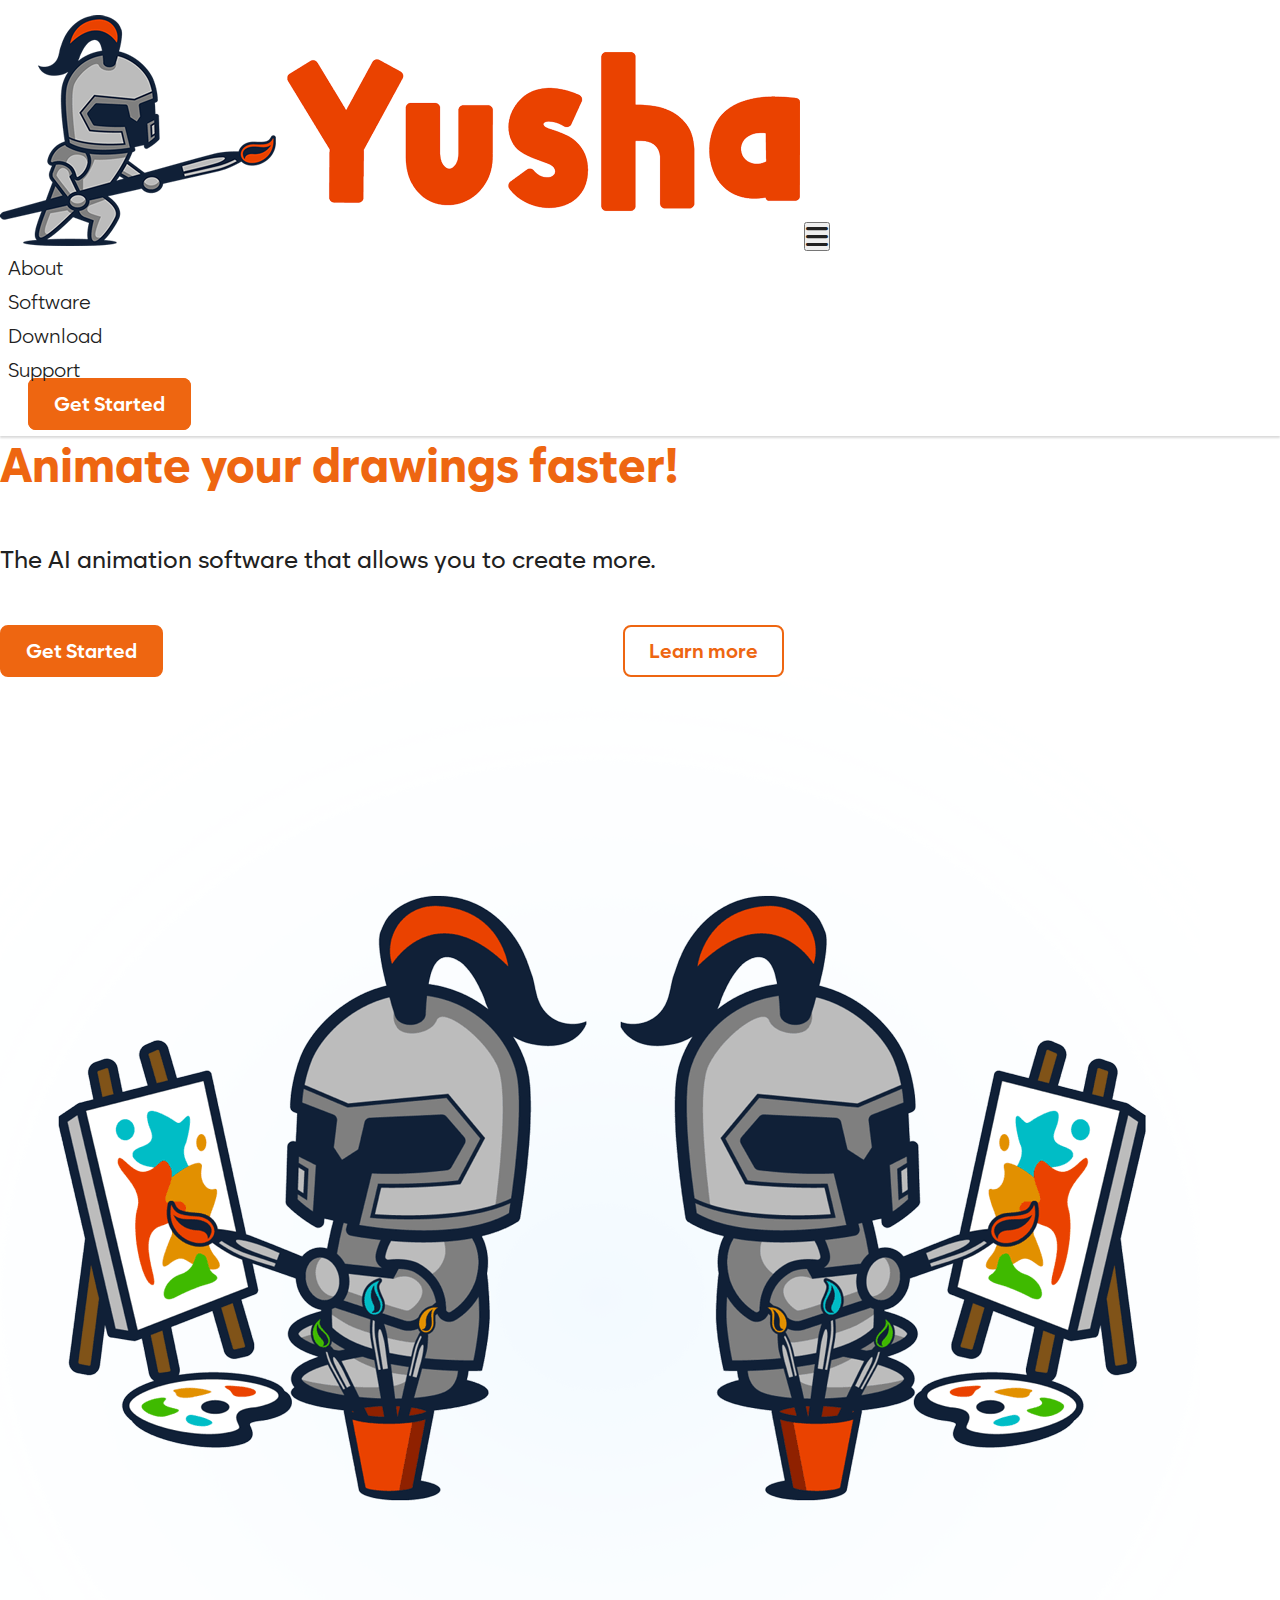
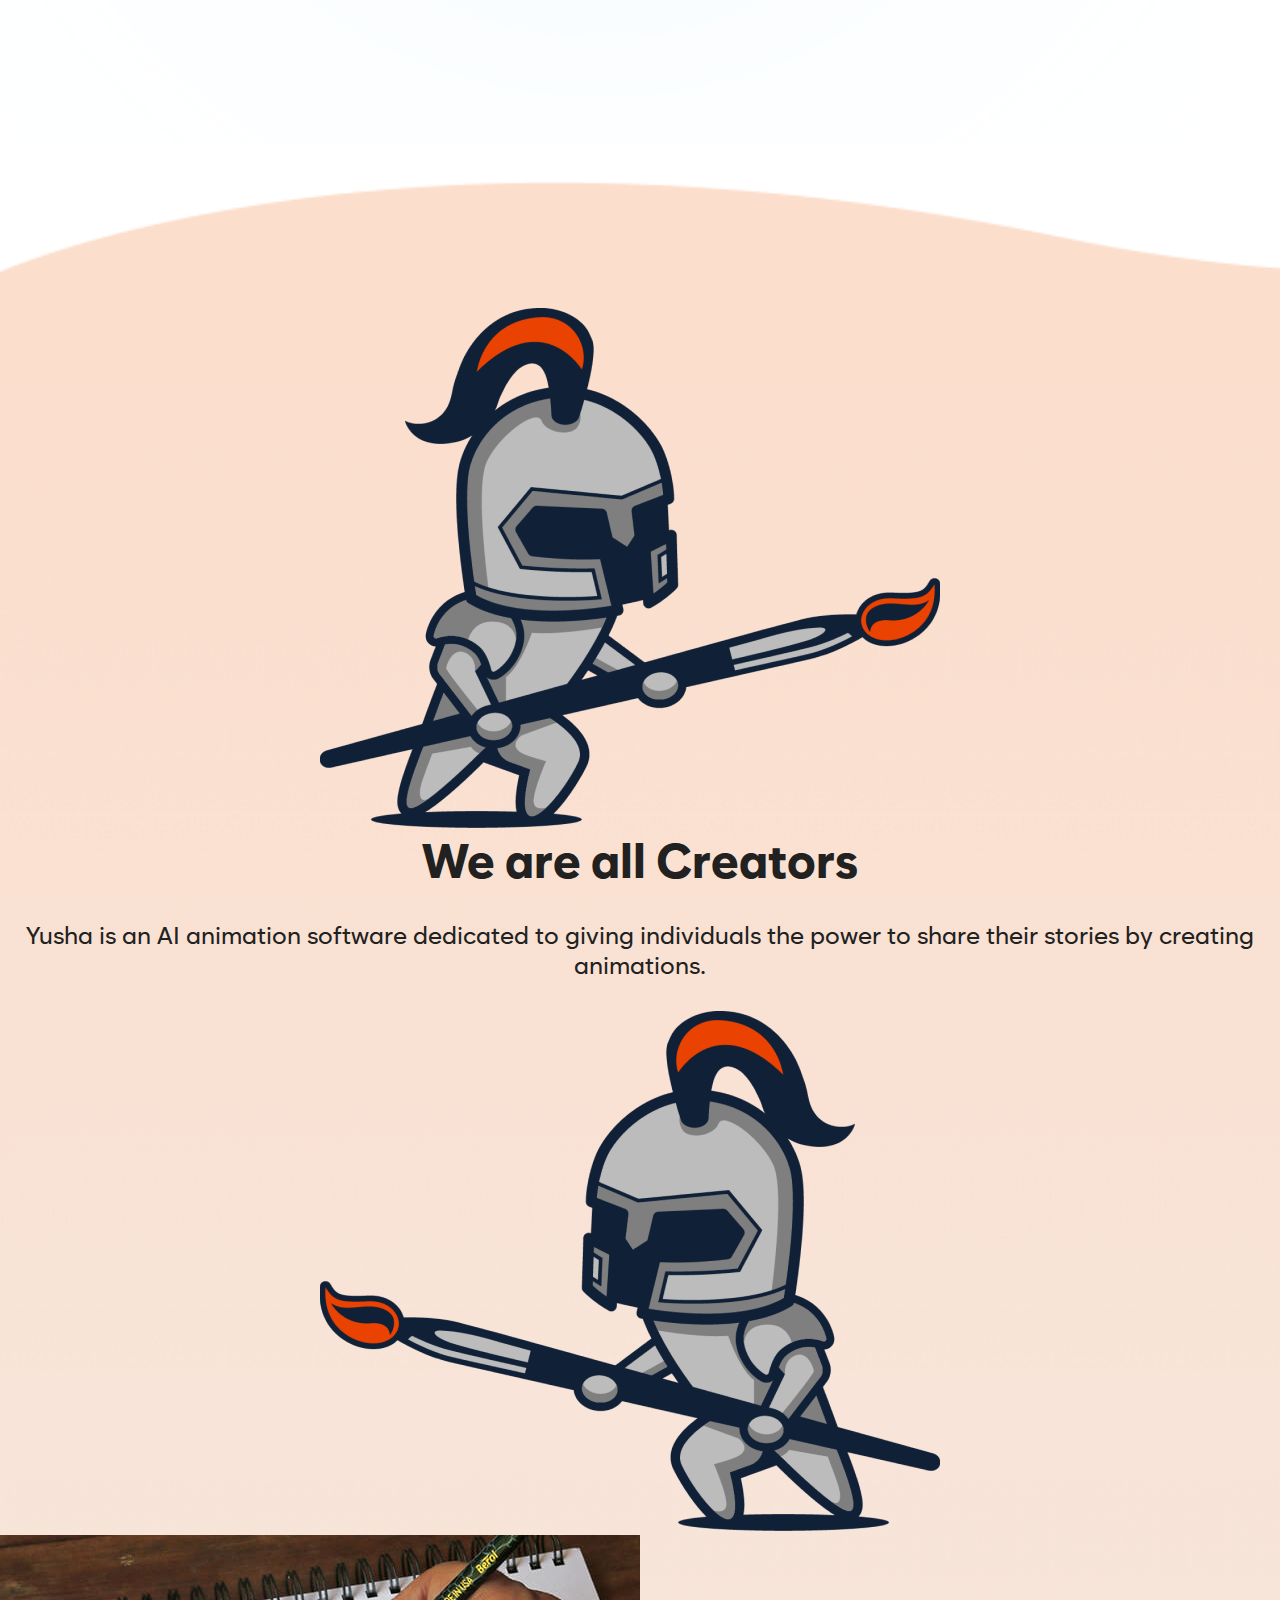
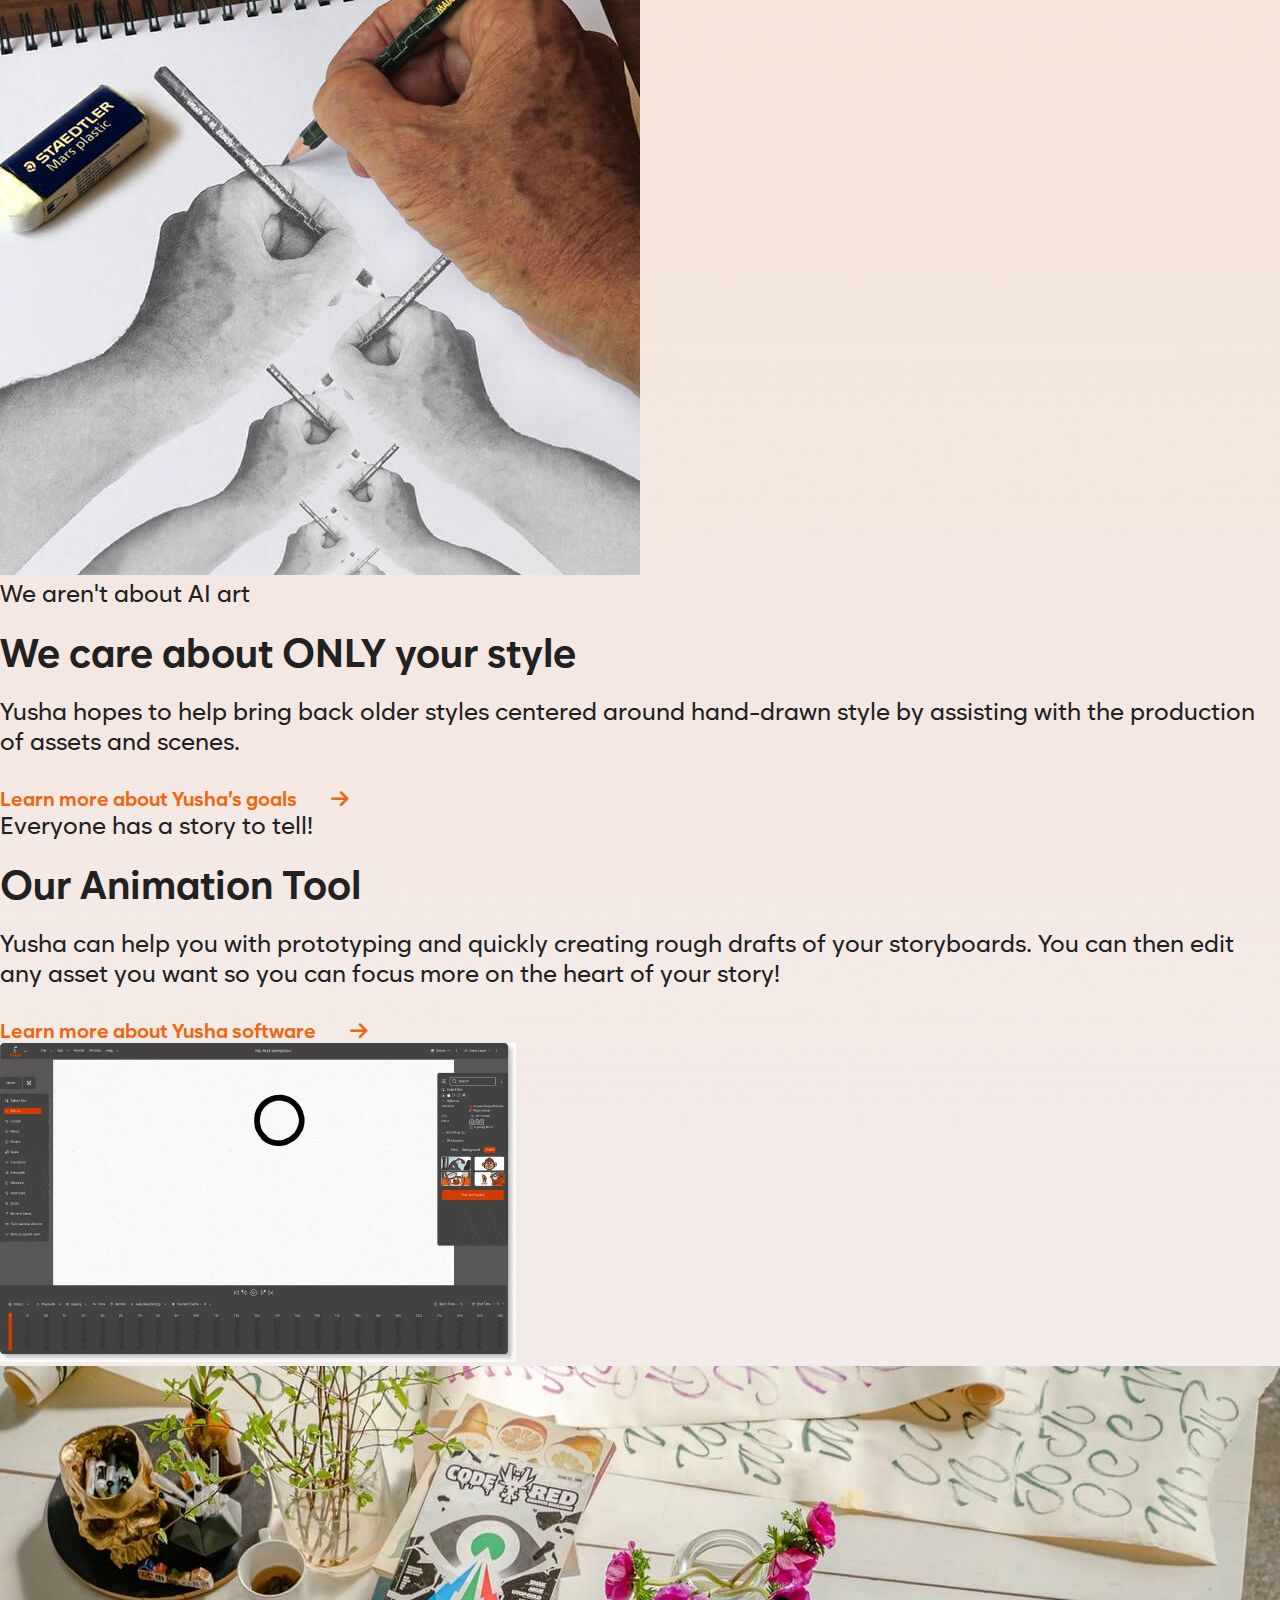
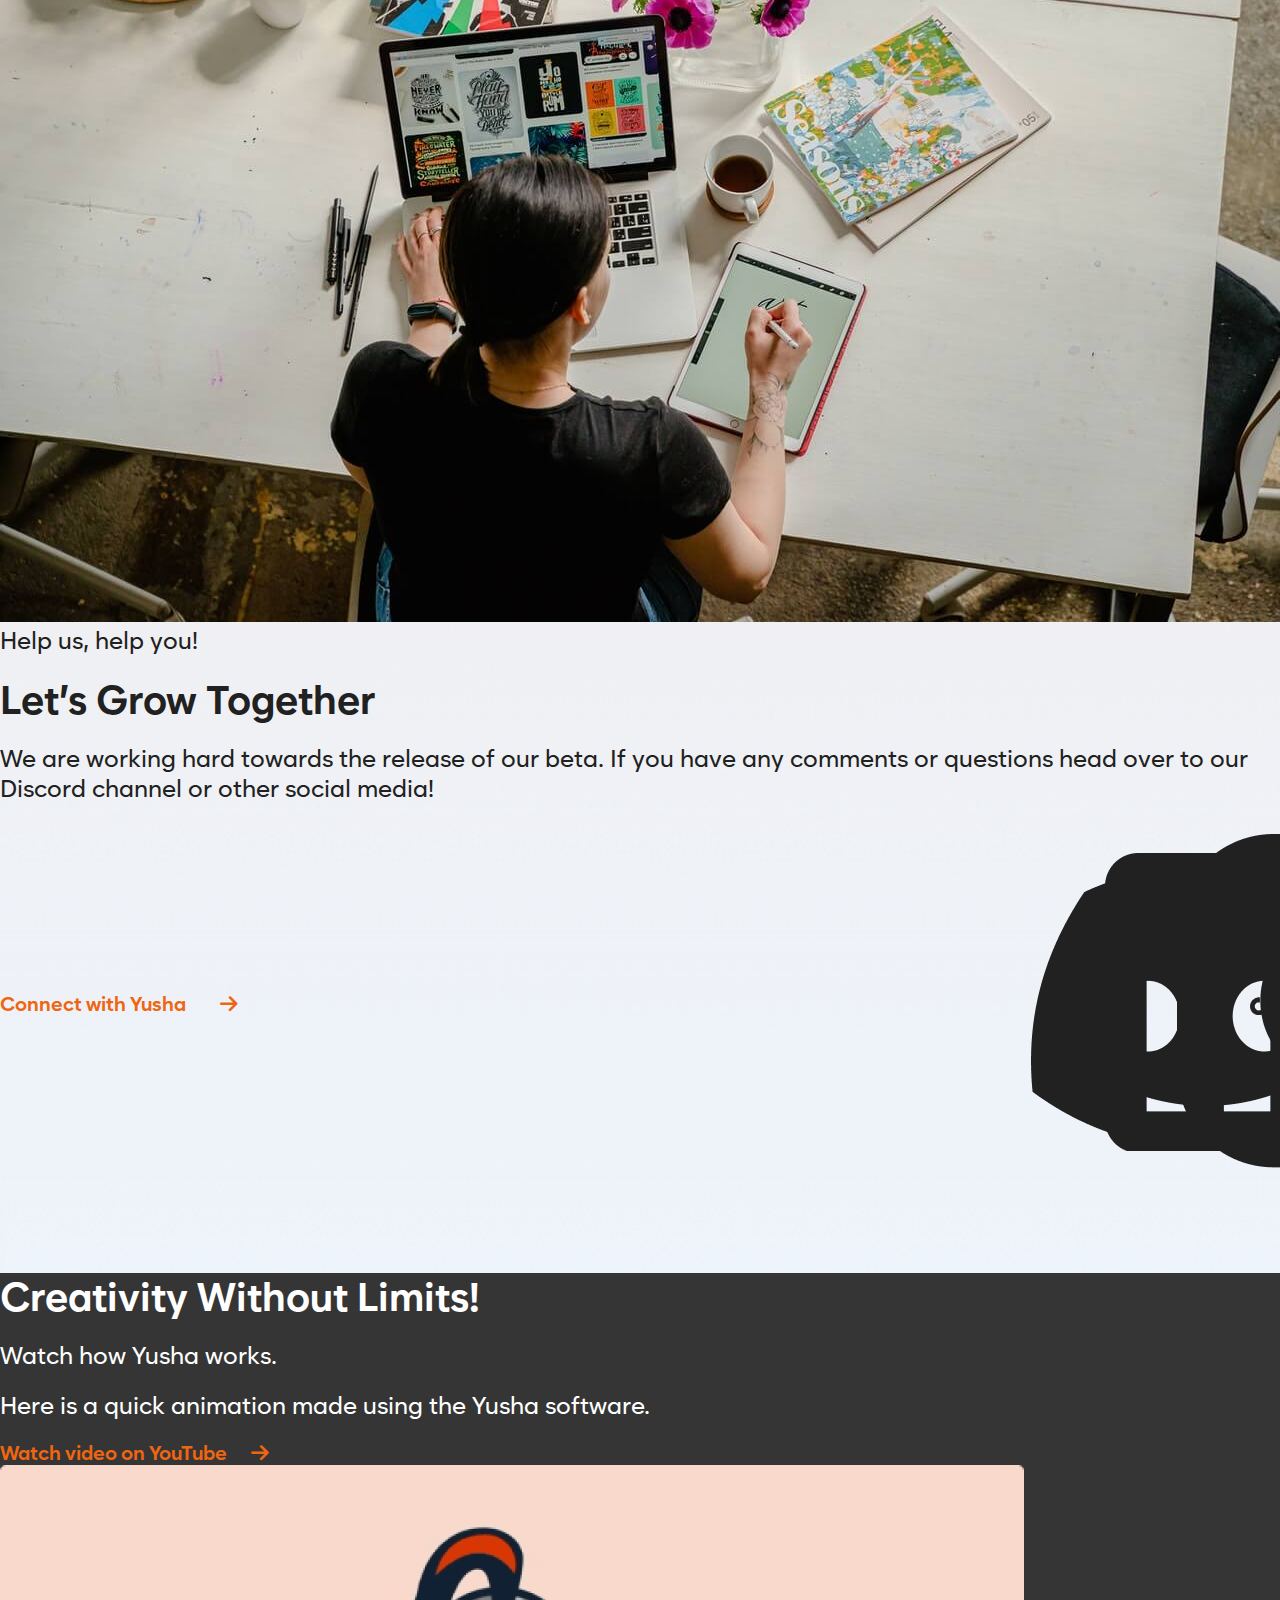
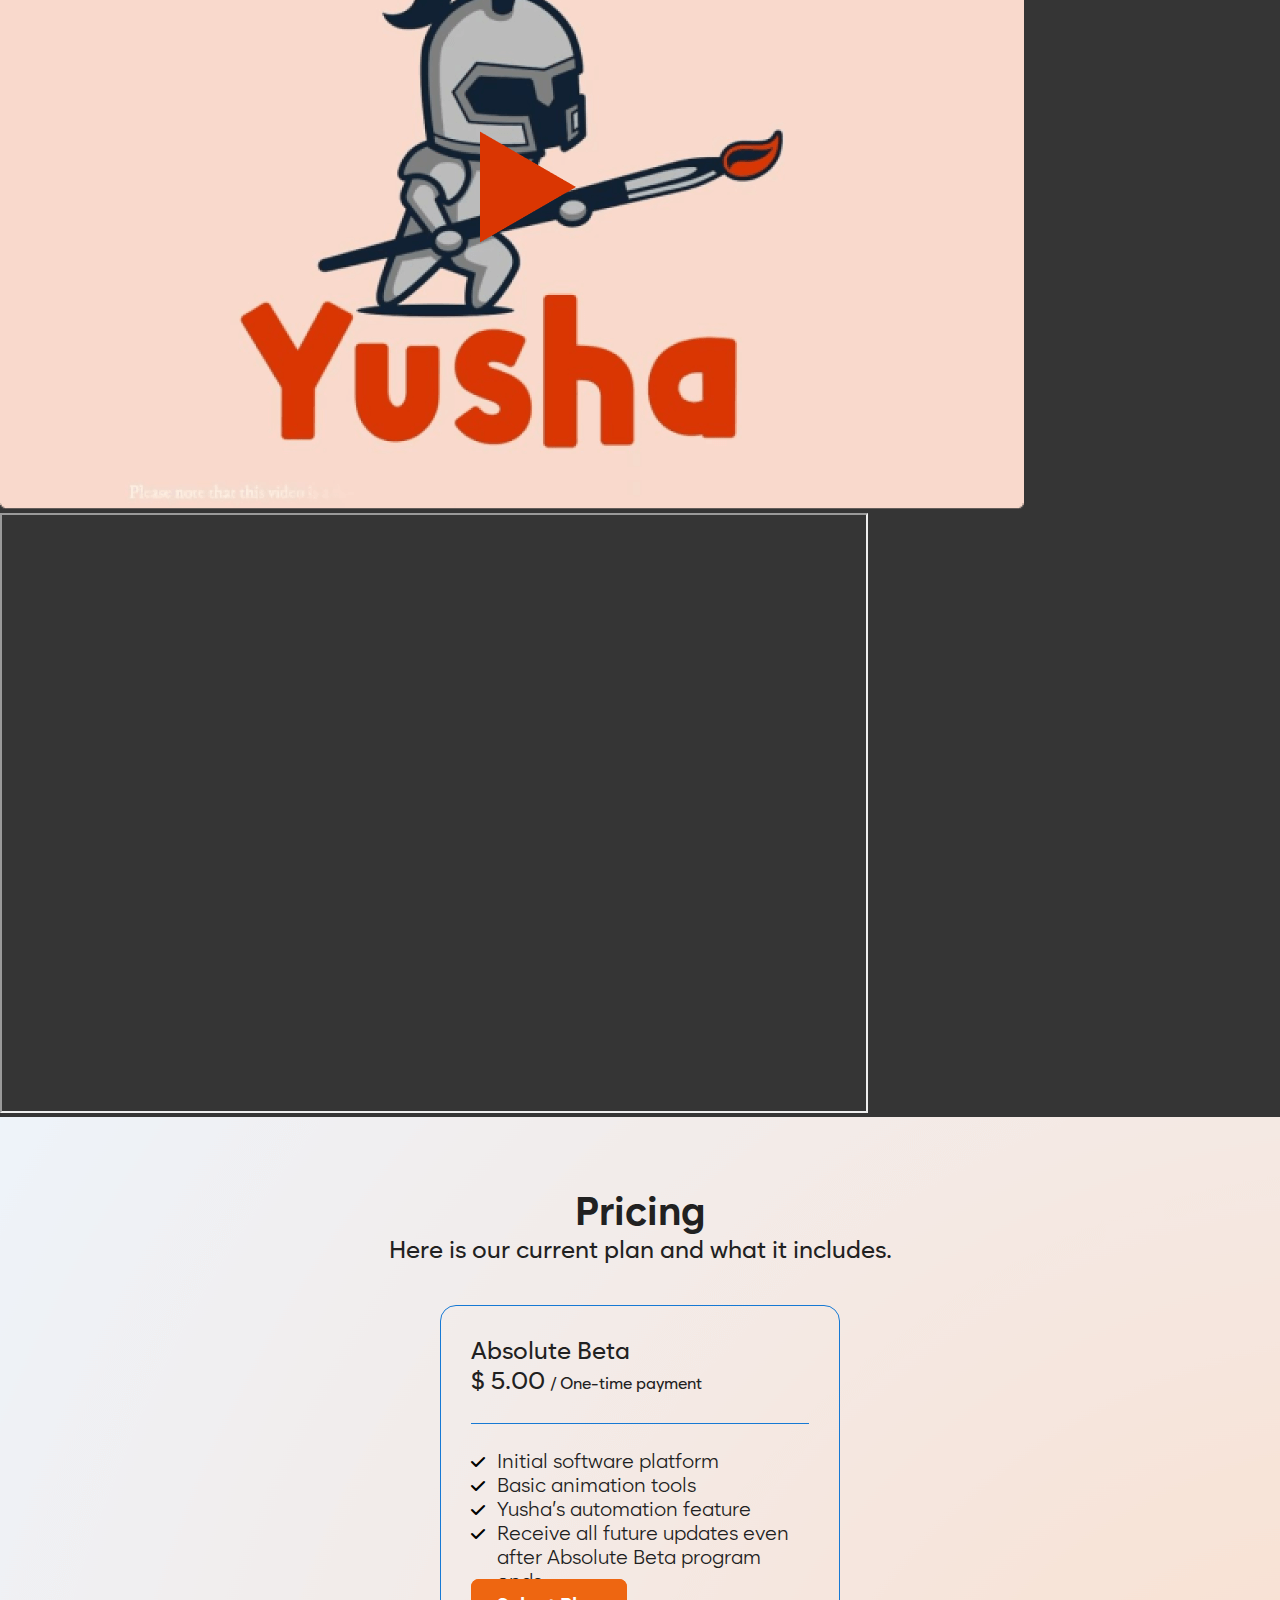
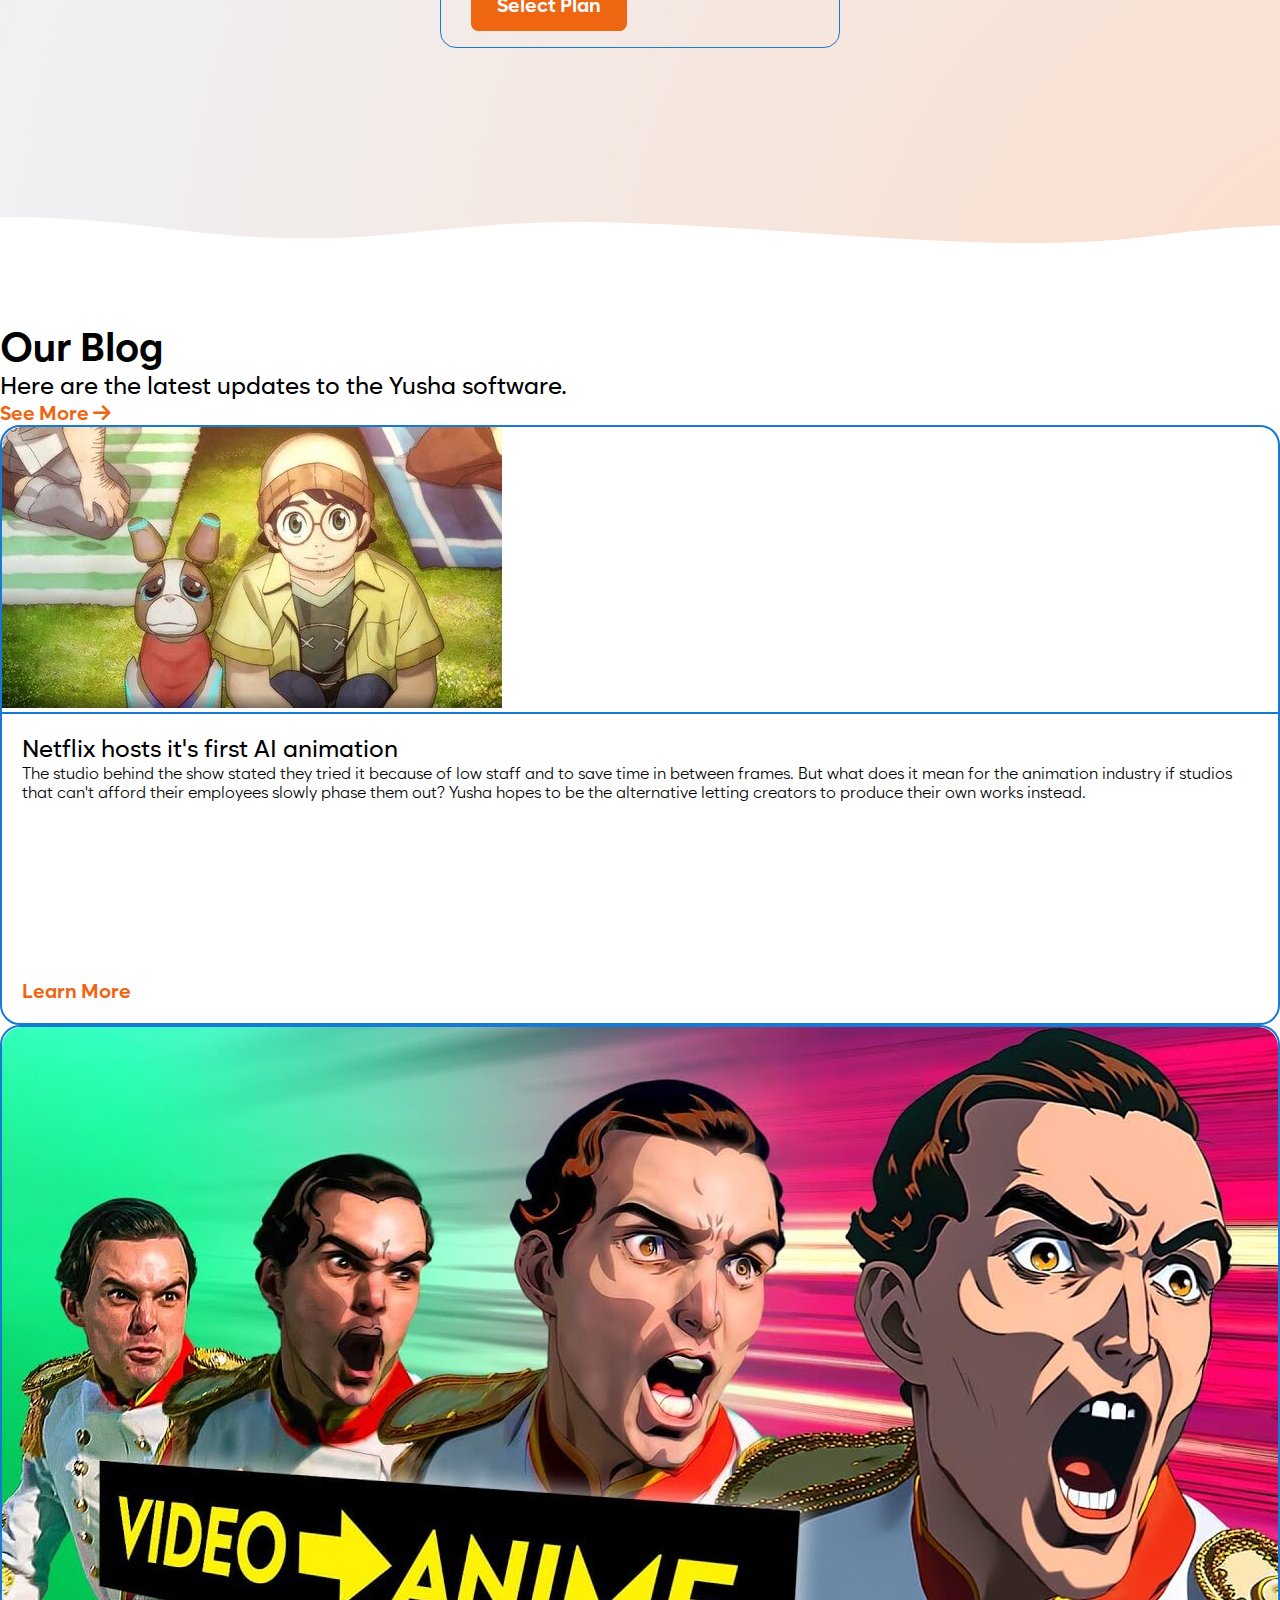
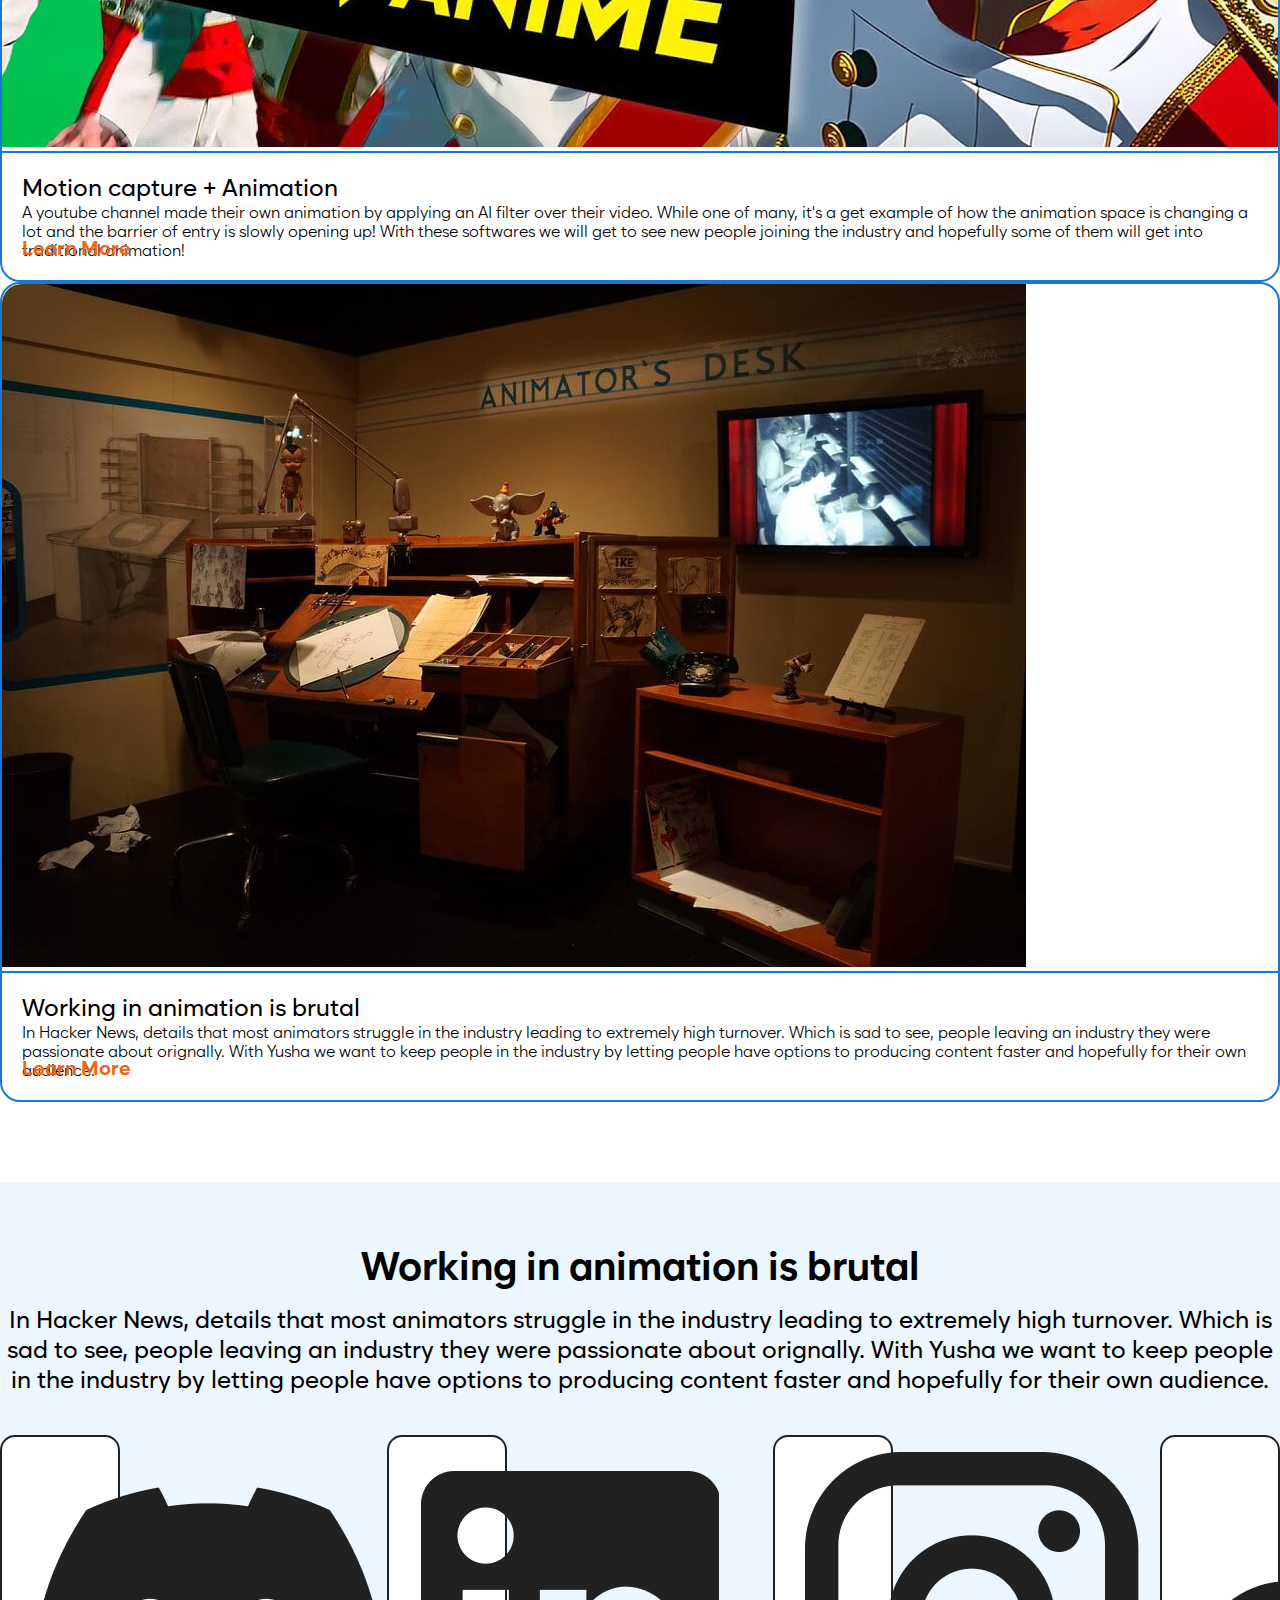
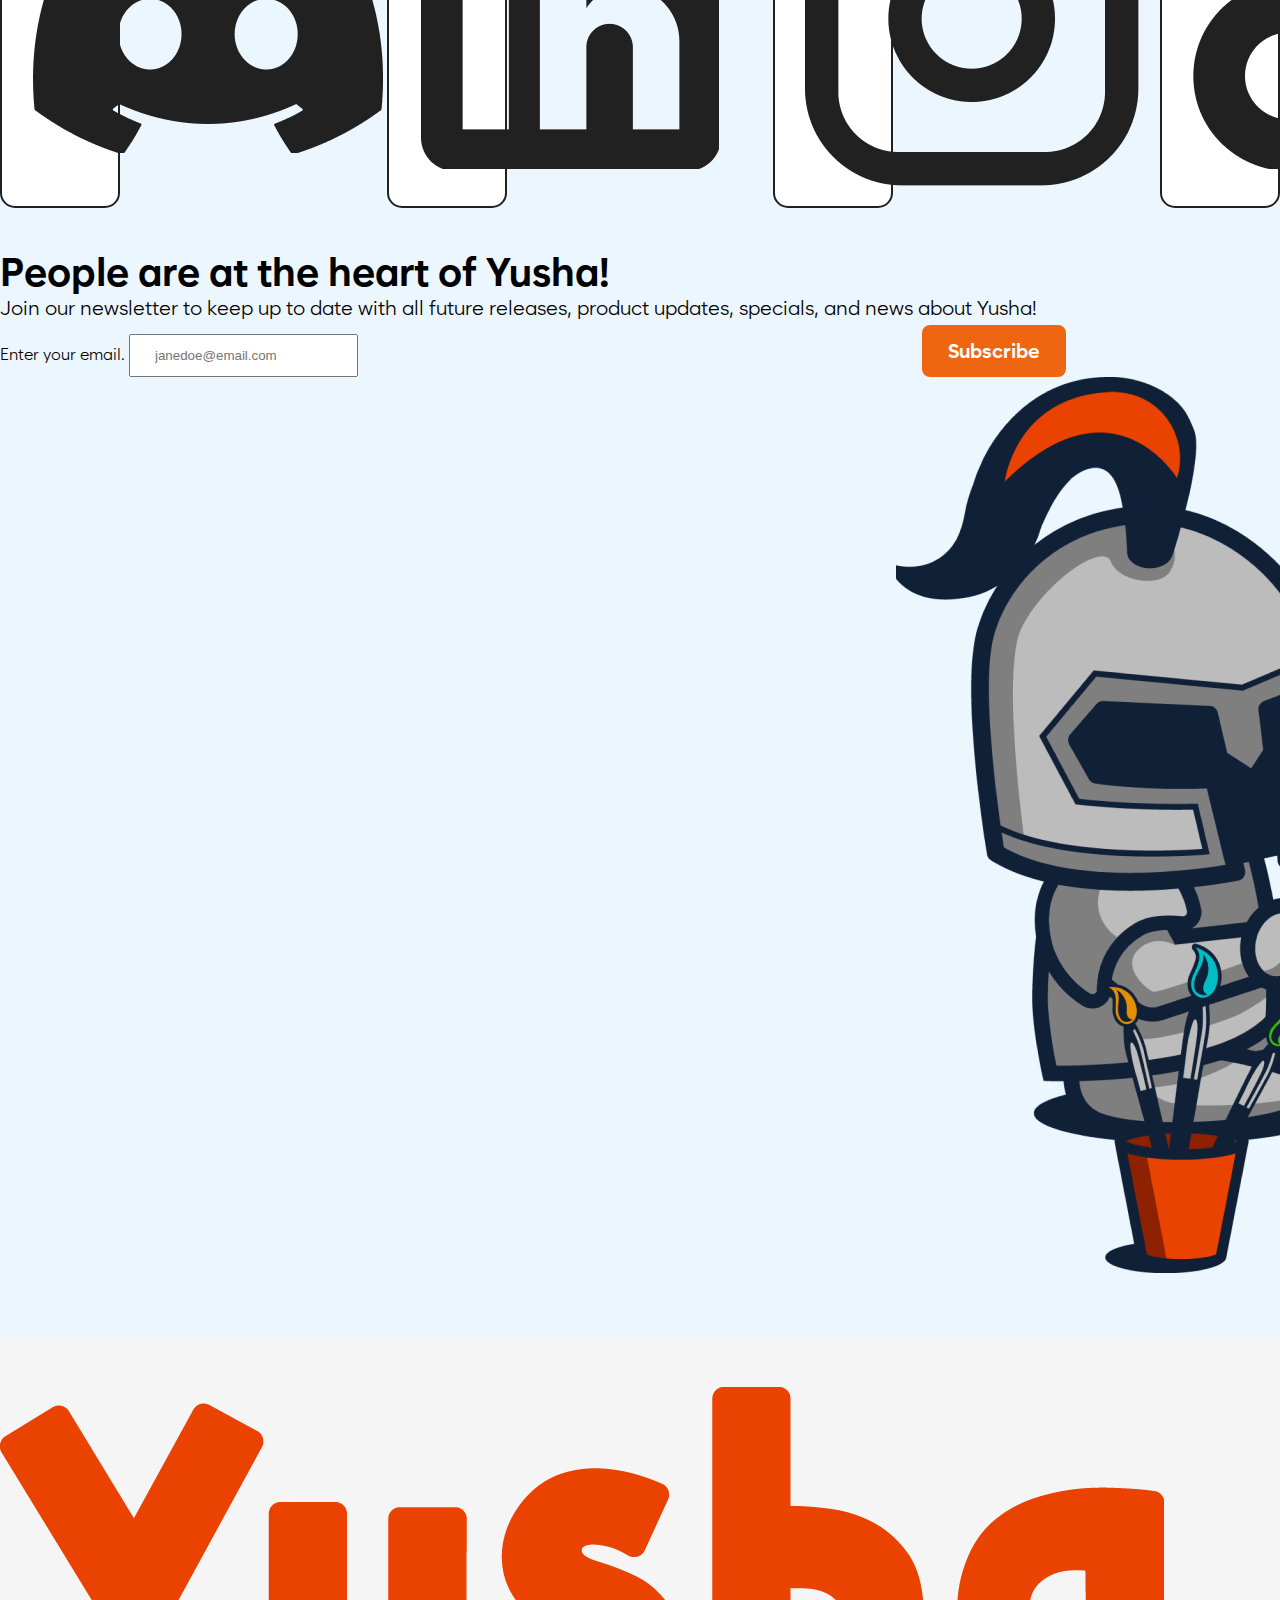
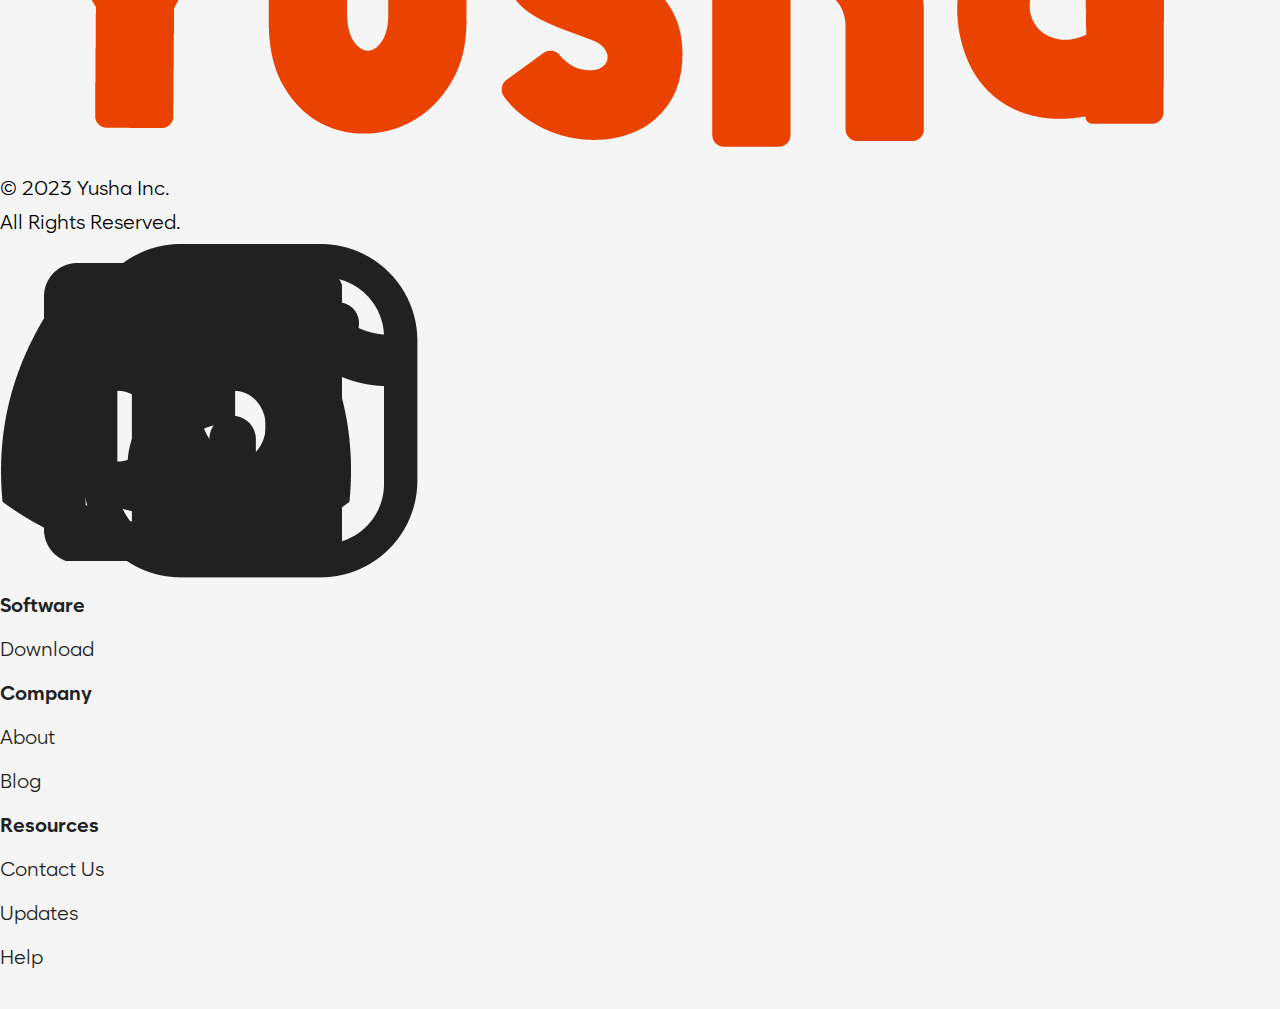
<file: index.html>
<!doctype html>
<html lang="en">

<head>
    <!-- Required meta tags -->
    <meta charset="utf-8">
    <meta name="viewport" content="width=device-width, initial-scale=1">
    <!-- Bootstrap CSS -->
    <link href="https://cdn.jsdelivr.net/npm/bootstrap@5.1.3/dist/css/bootstrap.min.css" rel="stylesheet"
        integrity="sha384-1BmE4kWBq78iYhFldvKuhfTAU6auU8tT94WrHftjDbrCEXSU1oBoqyl2QvZ6jIW3" crossorigin="anonymous">

    <!-- sytyle  -->
    <link rel="stylesheet" href="css/all.min.css">
    <link rel="stylesheet" href="css/style.css">
    <link rel="stylesheet" href="css/media.css">

    <title>Yusha</title>
</head>

<body>
        <!-- header starts -->
        <header>
            <div class="header fixed-top">
              <nav class="navbar navbar-expand-lg  ">
                <div class="container  ">
                  <a class="navbar-brand" href="index.html"><img src="images/yusha-logo.png" class="img-fluid " alt=""></a>
                  <button class="navbar-toggler" type="button" data-bs-toggle="collapse" data-bs-target="#navbarSupportedContent" aria-controls="navbarSupportedContent" aria-expanded="false" aria-label="Toggle navigation">
                    <i class="fa-solid fa-bars"></i>
                  </button>
                  <div class="collapse navbar-collapse" id="navbarSupportedContent">
                    <ul class="navbar-nav align-items-center ms-auto mb-2 text-center mb-lg-0">
                      <li class="nav-item">
                        <a class="nav-link" href="about.html">About</a>
                      </li>
                      <li class="nav-item">
                        <a class="nav-link" href="software.html">Software</a>
                      </li>
                      <li class="nav-item">
                        <a class="nav-link" href="download.html">Download</a>
                      </li>
                      <li class="nav-item">
                        <a class="nav-link" href="support.html">Support</a>
                      </li>
                      <li class="nav-item nav-btn">
                        <a class=" btn cs-btn" href="#">Get Started</a>
                      </li>
                    </ul>
                  </div>
                </div>
              </nav>
            </div>
              <!-- header end -->
            <div class="container">  
              <!-- banner starts -->
              <div class="row banner justify-content-center align-items-center">
                <div class="col-lg-6 order-lg-1 order-2 banner_content">
                  <h1>Animate your drawings faster!</h1>
                  <h4>The AI animation software that allows you to create more.</h4>
                  <div class="banner-btnbox">
                    <a href="" class="btn cs-btn">Get Started</a>
                    <a href="" class="btn cs-btn cs-btn-secondary">Learn more</a>
                  </div>
                </div>
                <div class="col-lg-6 order-lg-2 order-1">
                 <div class="banner-img">
                  <img src="images/hero-img.png" class="img-fluid" alt="">
                 </div>
                </div>
              </div>
            </div>
        </header>
      <!-- banner end -->
      <!-- all creator section starts -->
      <section class="all-creator">
        <div class="container">
          <div class="row align-items-center">
            <div class="col-md-2 col-lg-3">
              <div class="creator-left">
                <img src="images/yusha left.png" class="img-fluid" alt="">
              </div>
            </div>
            <div class="col-md-8 col-lg-6">
              <div class="creator-middle mb-4">
                <h1>We are all Creators</h1>
                <h4>Yusha is an AI animation software dedicated to giving individuals the power to share their stories by creating animations.</h4>
              </div>
            </div>
            <div class="col-md-2 col-lg-3">
              <div class="creator-left">
                <img src="images/Yusha Right.png" class="img-fluid" alt="">
              </div>
            </div>
          </div>
          <!-- Hand-drawn row starts -->
          <div class="row align-items-center pt-5">
            <div class="col-lg-6">
              <div class="hand-drawn-left pe-md-5 pe-0">
                <img src="images/helping-hands.jpeg" class="img-fluid" alt="">
              </div>
            </div>
            <div class="col-lg-6">
              <div class="hand-drawn-right">
                <h4>We aren't about AI art</h4>
                <h2>We care about ONLY your style</h2>
                <h4>Yusha hopes to help bring back older styles centered
                  around hand-drawn style by assisting with the
                  production of assets and scenes.</h4>
                <div class="goals">
                  <a href="#" >Learn more about Yusha’s goals <span><i class="fa-sharp fa-solid fa-arrow-right"></i></span></a>
                </div>
               
              </div>
            </div>
          </div>
          <!-- Hand-drawn row ends -->
          <!-- Ai Animation row starts -->
          <div class="row pt-5 align-items-center py-4">
            <!-- mobile responsive part starts-->
            <div class="col-lg-6 mobile-res">
              <div class="hand-drawn-left ps-md-5 ps-0">
                <img src="images/animation-tool-min.gif" class="img-fluid" alt="">
              </div>
            </div>
            <!-- mobile responsive part end-->
            <div class="col-lg-6">
              <div class="hand-drawn-right">
                <h4>Everyone has a story to tell!</h4>
                <h2>Our Animation Tool</h2>
                <h4>Yusha can help you with prototyping and quickly creating
                  rough drafts of your storyboards. You can then edit any
                  asset you want so you can focus more on the heart of your
                  story!</h4>
                <div class="goals">
                  <a href="#" >Learn more about Yusha software <span><i class="fa-sharp fa-solid fa-arrow-right"></i></span></a>
                </div>
              </div>
            </div>
            <div class="col-lg-6">
              <div class="hand-drawn-lef ps-md-5 ps-0">
                <img src="images/animation-tool-min.gif" class="img-fluid w-100" alt="">
              </div>
            </div>
          </div>
          <!-- Ai Animation row ends -->
           <!-- Grow-together row starts -->
           <div class="row align-items-center py-5">
            <div class="col-lg-6">
              <div class="hand-drawn-left pe-md-5 pe-0">
                <img src="images/growth.jpeg" class="img-fluid" alt="">
              </div>
            </div>
            <div class="col-lg-6">
              <div class="hand-drawn-right">
                <h4>Help us, help you!</h4>
                <h2>Let’s Grow Together</h2>
                <h4>We are working hard towards the release of our beta. If
                  you have any comments or questions head over to our
                  Discord channel or other social media!</h4>
                <div class="grow-connect">
                  <a href="#" >Connect with Yusha <span><i class="fa-sharp fa-solid fa-arrow-right"></i></span></a>
                  <ul>
                    <li>
                      <a href="#"><img src="images/discord.png" class="img-fluid" alt=""></a>
                    </li>
                    <li>
                      <a href="https://www.linkedin.com/company/yusha-ai/about/"><img src="images/linkdin.png" class="img-fluid" alt=""></a>
                    </li>
                    <li>
                      <a href="https://www.instagram.com/yusha.animation/"><img src="images/instagram.png" class="img-fluid" alt=""></a>
                    </li>
                    <li>
                      <a href="https://www.tiktok.com/@animate_with_yusha?lang=en"><img src="images/tiktok.png" class="img-fluid tiktok" alt=""></a>
                    </li>
                  </ul>
                </div>
              </div>
            </div>
          </div>
          <!-- Grow-together row ends -->
        </div>
      </section>
      <!-- all creator section end -->
      <!-- Creativity section starts -->
      <section class="Creativity">
        <div class="container">
          <div class="row align-items-center p-lg-5">
            <div class="col-lg-6 order-lg-1 order-2">
              <div class="Creativity-left">
                <h2>Creativity Without Limits!</h2>
                <h4>Watch how Yusha works.</h4>
                <h4>Here is a quick animation made using the Yusha software.</h4>
                <a href="#" >Watch video on YouTube <span><i class="fa-sharp fa-solid fa-arrow-right"></i></span></a>
              </div>
            </div>
            <div class="col-lg-6 order-lg-2 order-1">
              <div class="creativity-right f-play-video mb-4 mb-lg-0">
                <img src="images/white_yusha.png" class=" play-button img-fluid" data-bs-toggle="modal"
                  data-bs-target="#exampleModal" alt="">
                    <!-- Modal -->
                    <div class="modal fade" id="exampleModal" tabindex="-1" aria-labelledby="exampleModalLabel"
                    aria-hidden="true">
                    <div class="modal-dialog modal-dialog-centered">
                        <div class="modal-content">
                            <div class="modal-body">
                                <div class="work_video">
                                    <div class="embed-responsive embed-responsive-16by9">
                                        <iframe class="embed-responsive-item" width="100%" height="600"
                                            src="https://www.youtube.com/embed/NP1kHFRVln8"
                                            allowfullscreen></iframe>
                                    </div>
                                </div>
                            </div>
                        </div>
                    </div>
                </div>
                <!-- Modal -->
              </div>
            </div>
          </div>
        </div>
      </section>
                
      <!-- Creativity section ends -->
      <!-- Price section starts -->
      <section class="price">
        <div class="container">
          <div class="row">
            <div class="col-lg-12">
              <div class="price-body">
                <h2>Pricing</h2>
                <h4>Here is our current plan and what it includes.</h4>
                <div class="beta">
                  <h4>Absolute Beta</h4>
                  <h4 class="beta-border ">$ 5.00 <span>/ One-time payment</span></h4>
                  <ul>
                    <li>
                      <span><i class="fa-solid fa-check"></i></span><p>Initial software platform</p> 
                    </li>
                    <li>
                      <span><i class="fa-solid fa-check"></i></span> <p>Basic animation tools</p>
                    </li>
                    <li>
                      <span><i class="fa-solid fa-check"></i></span> <p>Yusha’s automation feature</p>
                    </li>
                    <li>
                      <span><i class="fa-solid fa-check"></i></span> <p>Receive all future updates even after Absolute Beta program ends</p>
                    </li>
                  </ul>
                  <div class="price-btn">
                    <a href="" class="btn cs-btn">Select Plan</a>
                  </div>
                </div>
              </div>
            </div>
          </div>
        </div>
      </section>
      <!-- Price section ends -->
      <!-- Software Updates section starts -->
      <section class="Software">
        <div class="container">
          <div class="row align-items-end mb-4">
            <div class="col-md-6">
              <h2>Our Blog</h2>
              <h4>Here are the latest updates to the Yusha software.</h4>
            </div>
            <div class="col-md-6 text-end">
              <a href="#" class="cs-text">See More <span><i class="fa-sharp fa-solid fa-arrow-right"></i></span></a>
            </div>
          </div>
          <div class="row">
            <div class="col-md-6 col-lg-4">
              <div class="soft-img-box">
                <div class="soft-img">
                  <img src="images/ai.jpg" class="img-fluid" alt="">
                </div>
                <h4>Netflix hosts it's first AI animation</h4>
                <p>The studio behind the show stated they tried it because of low staff and to save time in between frames. But what does it mean for the animation industry if studios that can't afford their employees slowly phase them out? Yusha hopes to be the alternative letting creators to produce their own works instead.</p>
                <div class="read">
                  <a href="#">Learn More </a>
                </div>
              </div>
            </div>
            <div class="col-md-6 col-lg-4">
              <div class="soft-img-box">
                <div class="soft-img">
                  <img src="images/ai2.jpeg" class="img-fluid" alt="">
                </div>
                <h4>Motion capture + Animation</h4>
                <p>A youtube channel made their own animation by applying an AI filter over their video. While one of many, it's a get example of how the animation space is changing a lot and the barrier of entry is slowly opening up! With these softwares we will get to see new people joining the industry and hopefully some of them will get into traditional animation!</p>
                <div class="read">
                  <a href="#">Learn More </a>
                </div>
              </div>
            </div>
            <div class="col-md-6 col-lg-4">
              <div class="soft-img-box">
                <div class="soft-img">
                  <img src="images/ai3.jpeg" class="img-fluid" alt="">
                </div>
                <h4>Working in animation is brutal</h4>
                <p>In Hacker News, details that most animators struggle in the industry leading to extremely high turnover. Which is sad to see, people leaving an industry they were passionate about orignally. With Yusha we want to keep people in the industry by letting people have options to producing content faster and hopefully for their own audience.</p>
                <div class="read">
                  <a href="#">Learn More </a>
                </div>
              </div>
            </div>
          </div>
        </div>
      </section>
      <!-- Software Updates section ends -->
      <!-- connect with section starts -->
      <section class="connect-us">
        <div class="container">
          <div class="row">
            <div class="col-lg-12">
              <h2>Working in animation is brutal</h2>
              <h4>In Hacker News, details that most animators struggle in the industry leading to extremely high turnover. Which is sad to see, people leaving an industry they were passionate about orignally. With Yusha we want to keep people in the industry by letting people have options to producing content faster and hopefully for their own audience.</h4>
            </div>
            <div class="col-lg-6 m-auto">
              <div class="connect-icon">
                <div class="connect-iconbox">
                  <a href="#"><img src="images/discord.png" class="img-fluid" alt=""></a>
                </div>
                <div class="connect-iconbox">
                  <a href="https://www.linkedin.com/company/yusha-ai/about/"><img src="images/linkdin.png" class="img-fluid" alt=""></a>
                </div>
                <div class="connect-iconbox">
                 <a href="https://www.instagram.com/yusha.animation/"><img src="images/instagram.png" class="img-fluid" alt=""></a>
                </div>
                <div class="connect-iconbox">
                  <a href="https://www.tiktok.com/@animate_with_yusha?lang=en"><img src="images/tiktok.png" class="img-fluid" alt=""></a>
                </div>
              </div>
            </div>
          </div>
          <div class="row align-items-center">
            <div class="col-lg-6 pt-lg-5">
              <div class="people-left">
                <h2>People are at the heart of Yusha!</h2>
                <p>Join our newsletter to keep up to date with all future releases, product updates, specials, and news about Yusha!</p>
                <div class="form">
                  <form action="https://sheetdb.io/api/v1/6en1ynd9h3yx2" method="POST" id="sheetdb-form" form
                    id="email-form">
                   <div class="form-left">
                    <label for="">Enter your email.</label>
                    <input type="email" name="data[email]" class="form-control" placeholder="janedoe@email.com" >
                   </div>
                    <div class="form-right">
                      <input type="submit"  form="email-form" class="submit cs-btn" value="Subscribe">
                    </div>
                  </form>
                </div>
              </div>
            </div>
            <div class="col-lg-6">
              <div class="people-right">
                <img src="images/people-are-at.png" class="img-fluid" alt="">
              </div>
            </div>
          </div>
          
        </div>
      </section>
      <!-- connect with section ends -->
      <!-- footer start here -->
      <footer>
        <div class="container">
          <div class="row">
            <div class="col-lg-6 col-6">
              <div class="footer-first">
                <ul>
                  <li>
                    <div class="logo-img">
                      <img src="images/logo.png" class="img-fluid" alt="">
                    </div>
                  </li>
                  <li>
                    <p>© 2023 Yusha Inc.</p>
                  </li>
                  <li>
                    <p>All Rights Reserved.</p>
                  </li>
                  <li>
                    <ul class="footer-icon">
                      <li>
                        <a href="#"><img src="images/discord.png" class="img-fluid" alt=""></a>
                      </li>
                      <li>
                        <a href="#"><img src="images/linkdin.png" class="img-fluid" alt=""></a>
                      </li>
                      <li>
                        <a href="#"><img src="images/instagram.png" class="img-fluid" alt=""></a>
                      </li>
                      <li>
                        <a href="#"><img src="images/tiktok.png" class="img-fluid" alt=""></a>
                      </li>
                    </ul>
                  </li>
                </ul>
              </div>
            </div>
            <div class="col-lg-2">
              <div class="footer-second">
                <ul>
                  <li class="list-header">
                    <a href="">Software</a>
                  </li>
                  <li>
                    <a href="">Download</a>
                  </li>
                </ul>
              </div>
            </div>
            <div class="col-lg-2">
              <div class="footer-second">
                <ul>
                  <li class="list-header">
                    <a href="">Company</a>
                  </li>
                  <li>
                    <a href="">About</a>
                  </li>
                  <li>
                    <a href="">Blog</a>
                  </li>
                </ul>
              </div>
            </div>
            <div class="col-lg-2">
              <div class="footer-second">
                <ul>
                  <li class="list-header">
                    <a href="">Resources</a>
                  </li>
                  <li>
                    <a href="">Contact Us</a>
                  </li>
                  <li>
                    <a href="">Updates</a>
                  </li>
                  <li>
                    <a href="">Help</a>
                  </li>
                </ul>
              </div>
            </div>
          </div>
        </div>
      </footer>
      <!-- footer end here -->
   
    <!-- Option 1: Bootstrap Bundle with Popper -->
    <script src="https://ajax.googleapis.com/ajax/libs/jquery/1.12.4/jquery.min.js"></script>
    <script src="https://cdn.jsdelivr.net/npm/bootstrap@5.1.3/dist/js/bootstrap.bundle.min.js"
        integrity="sha384-ka7Sk0Gln4gmtz2MlQnikT1wXgYsOg+OMhuP+IlRH9sENBO0LRn5q+8nbTov4+1p"
        crossorigin="anonymous"></script>
</body>

</html>
</file>
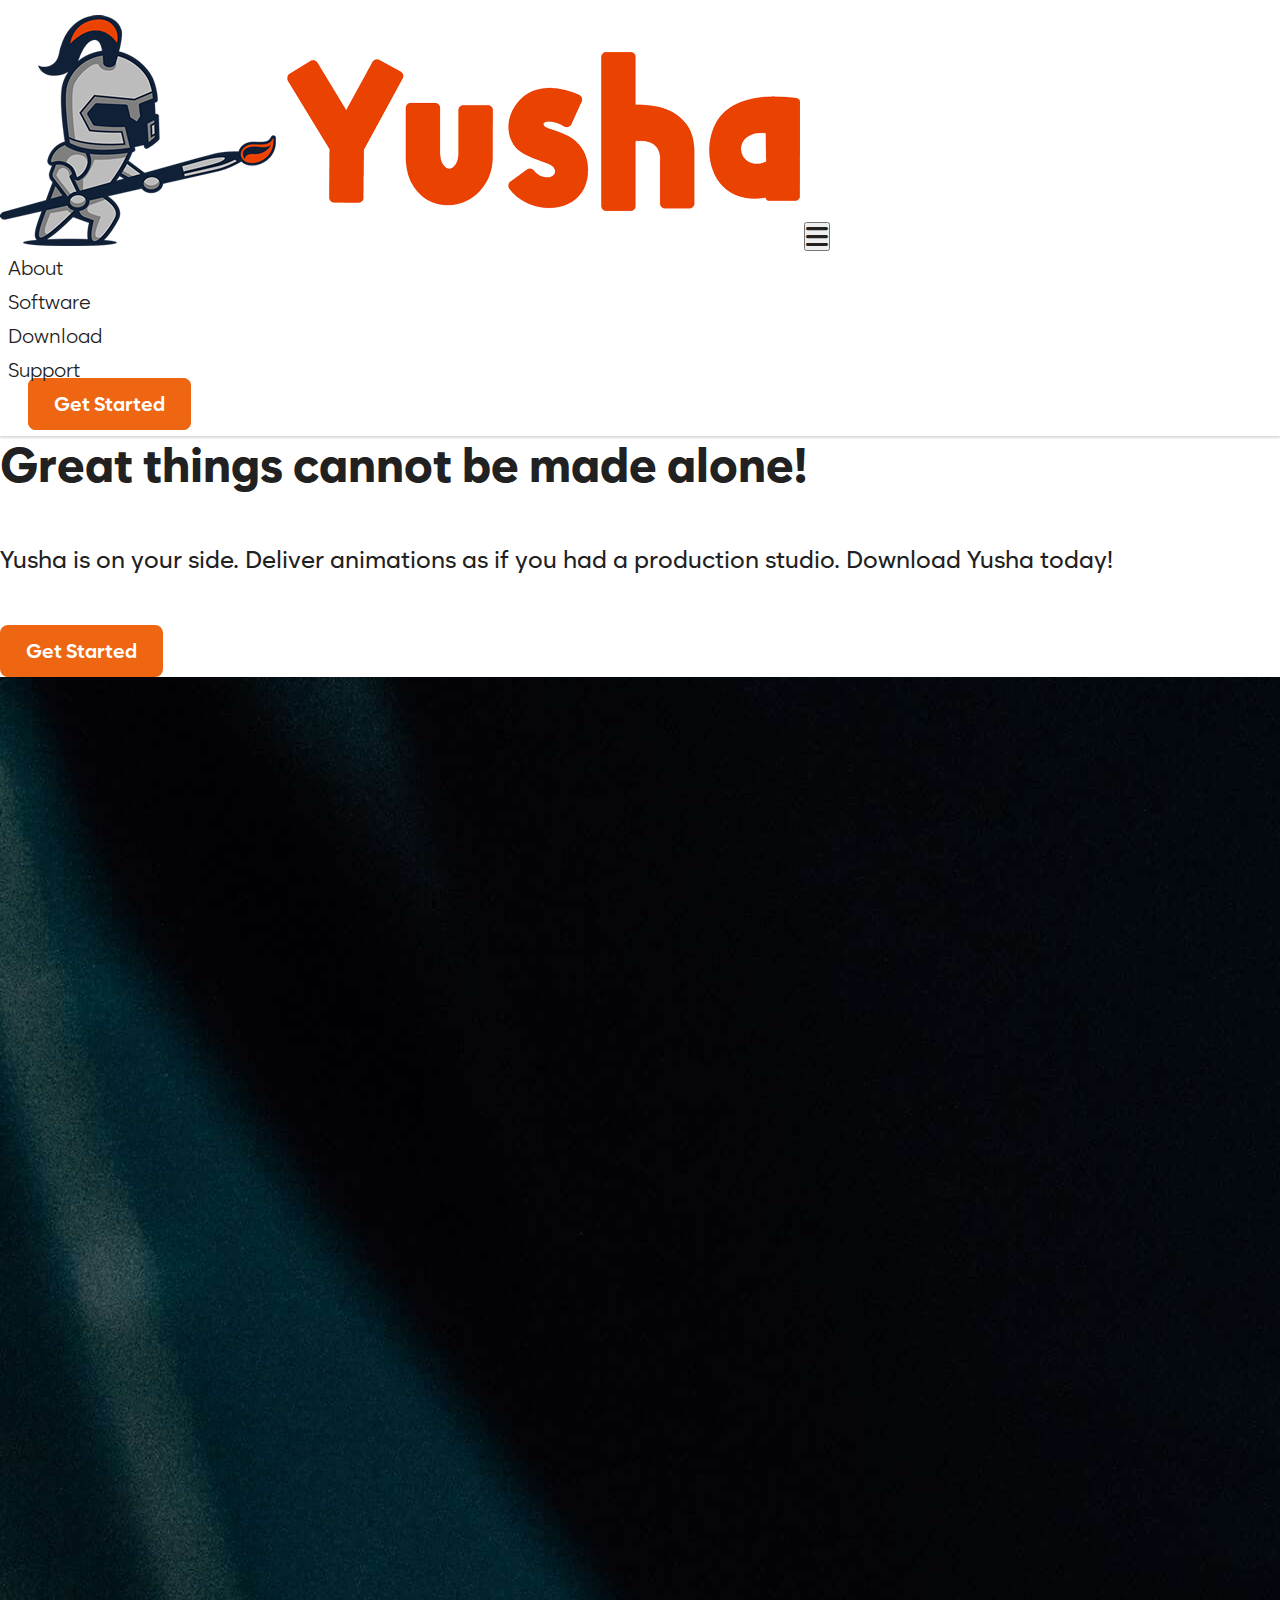
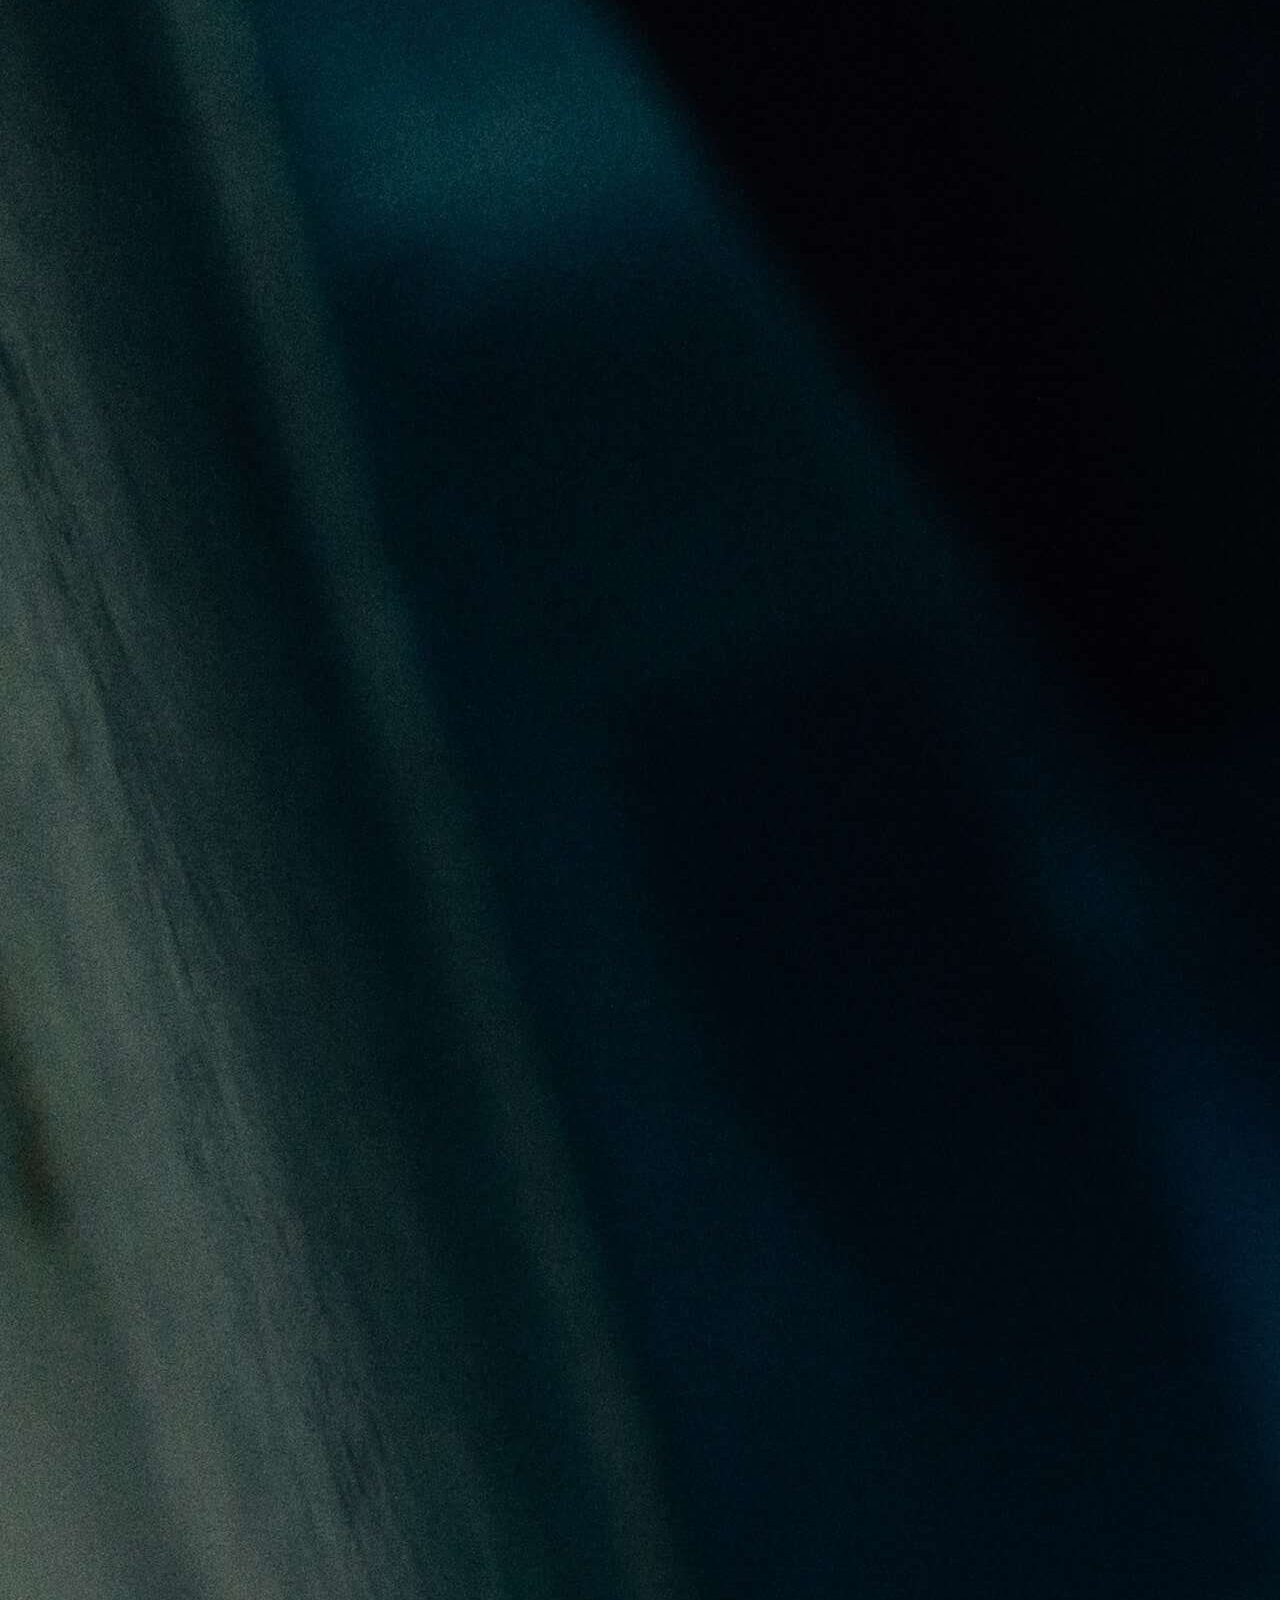
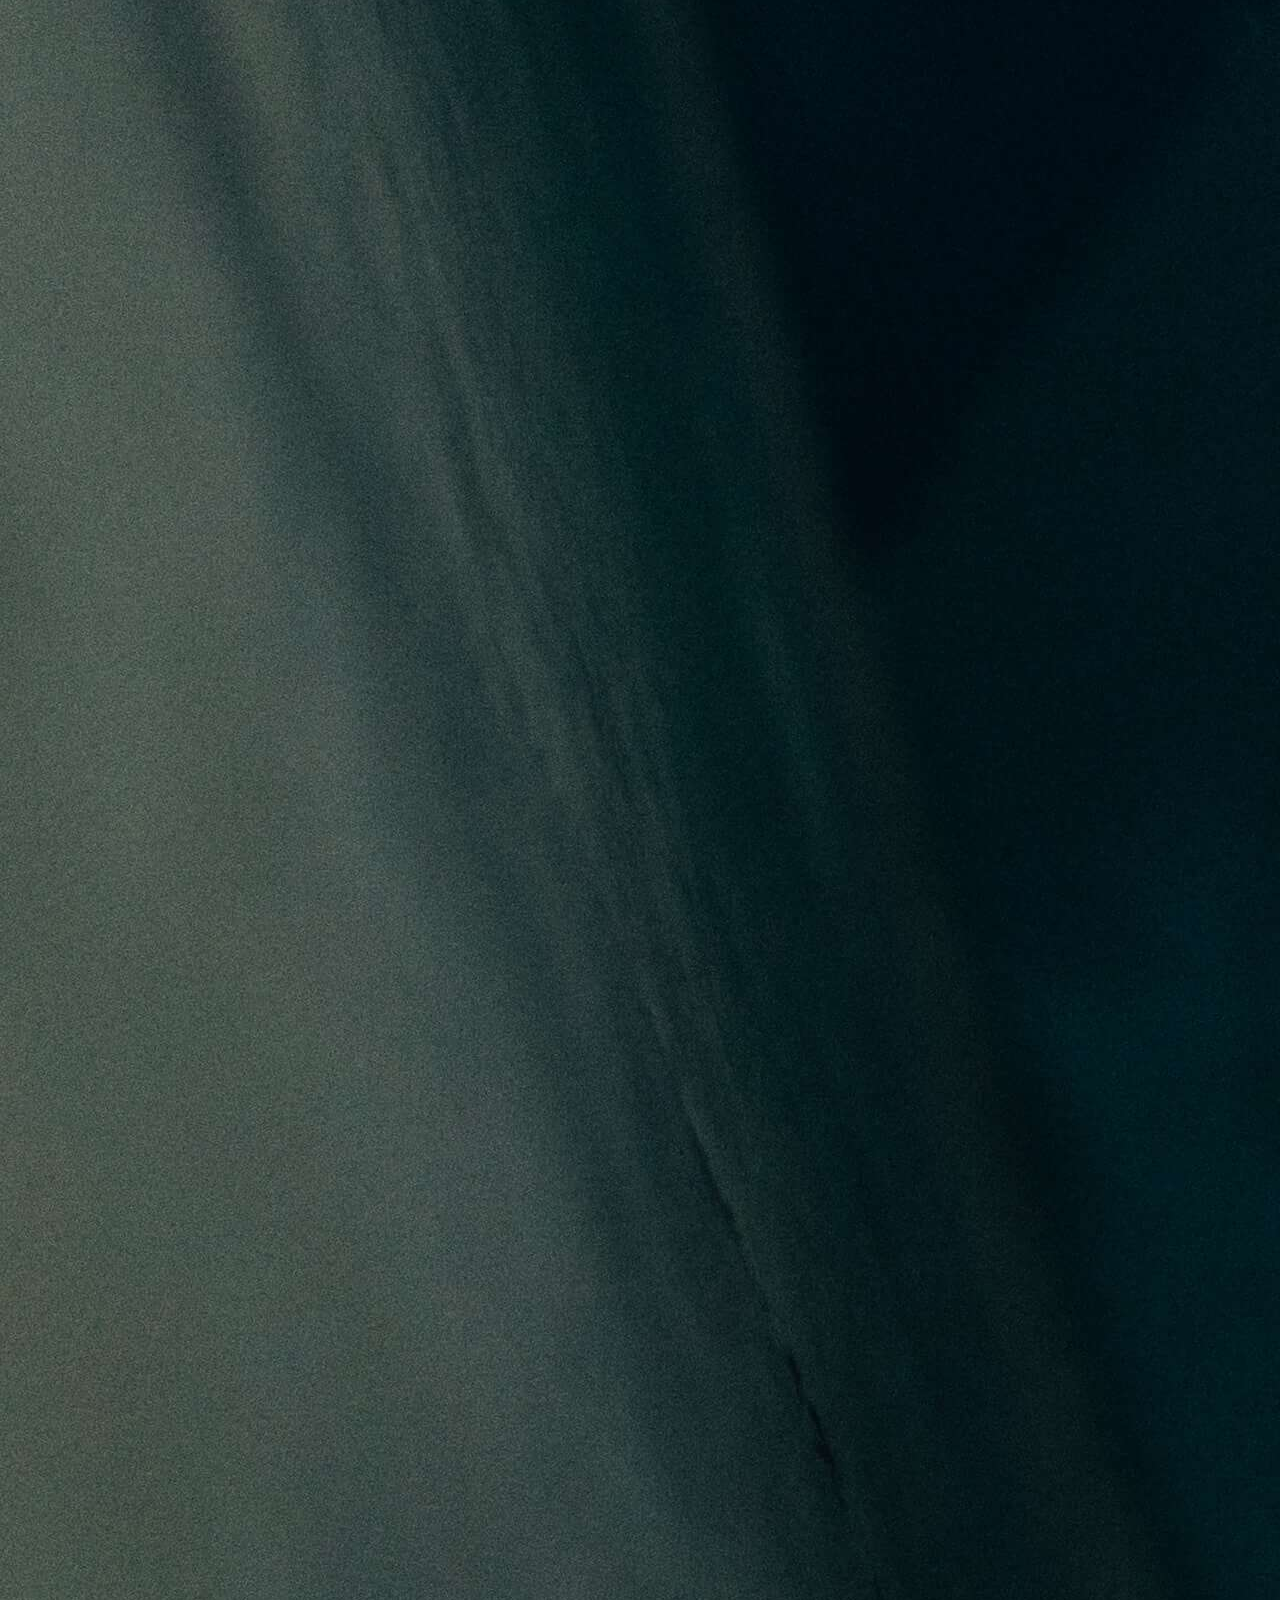
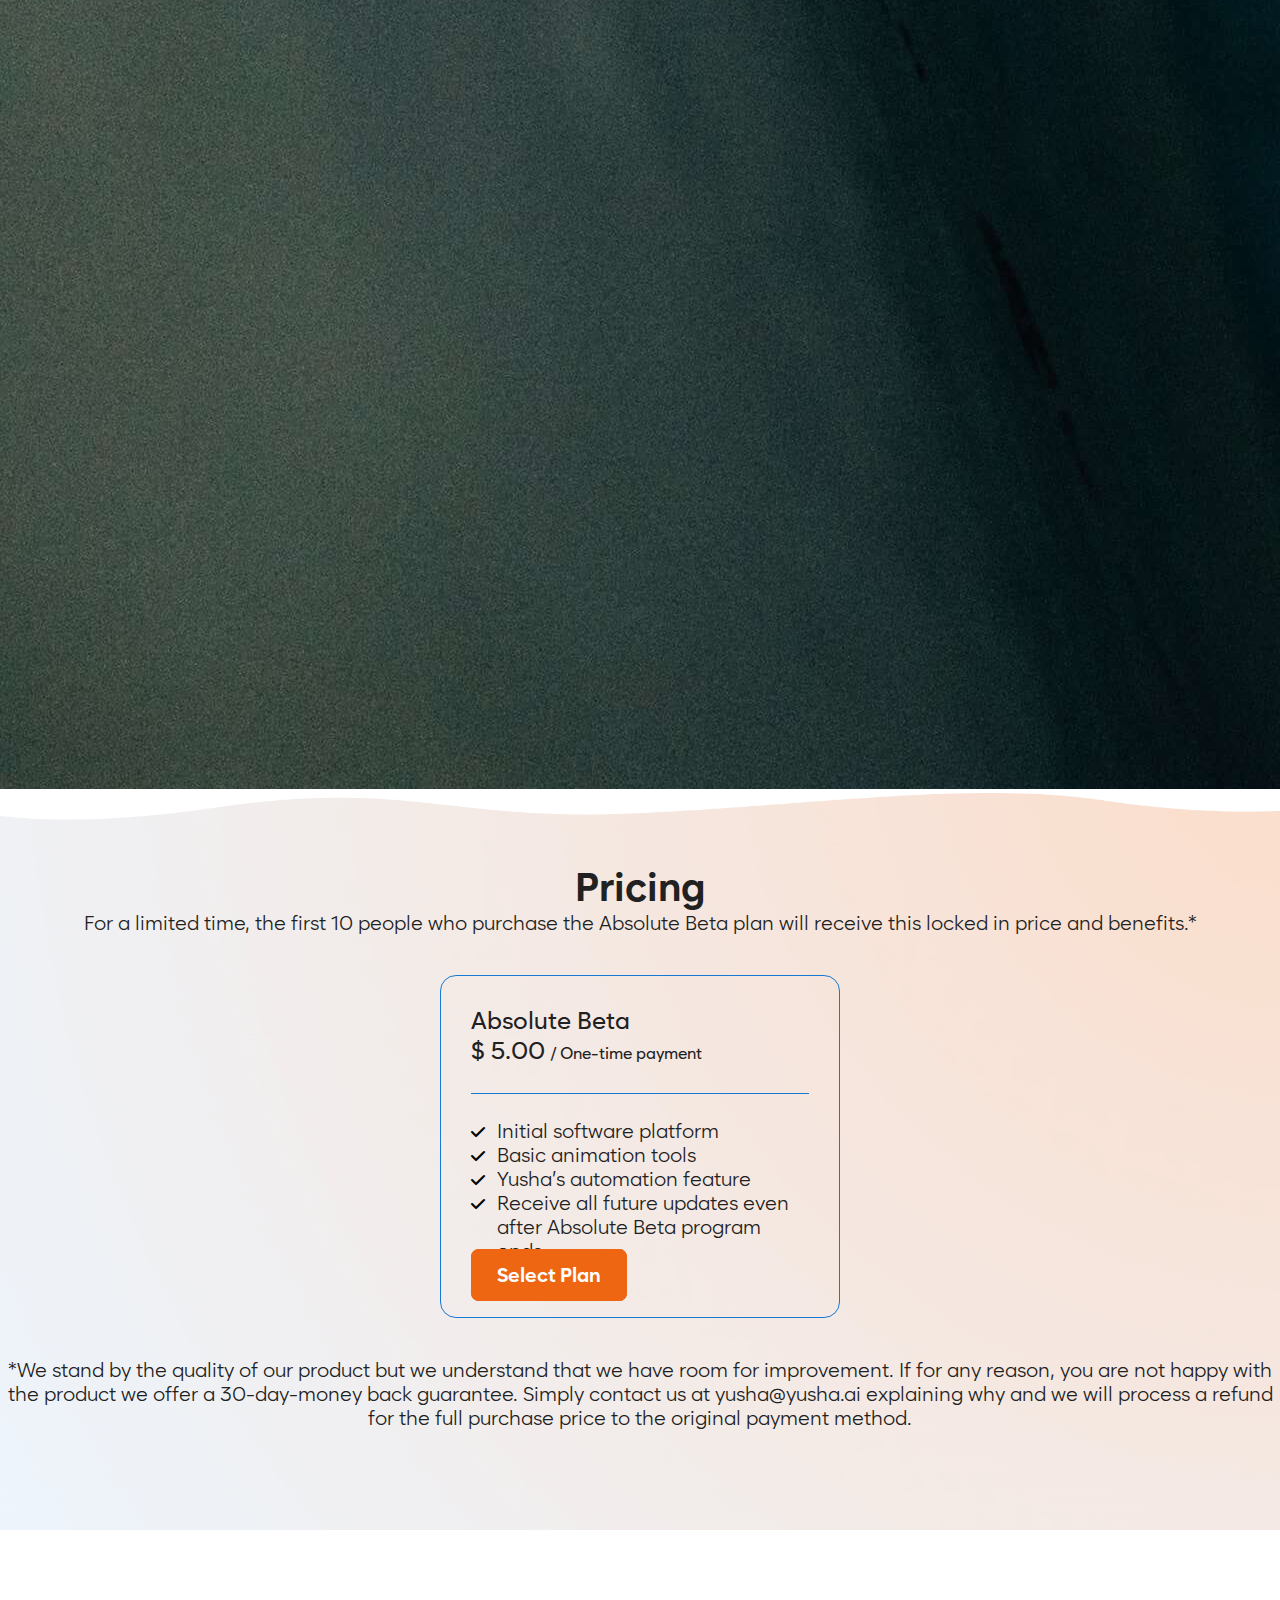
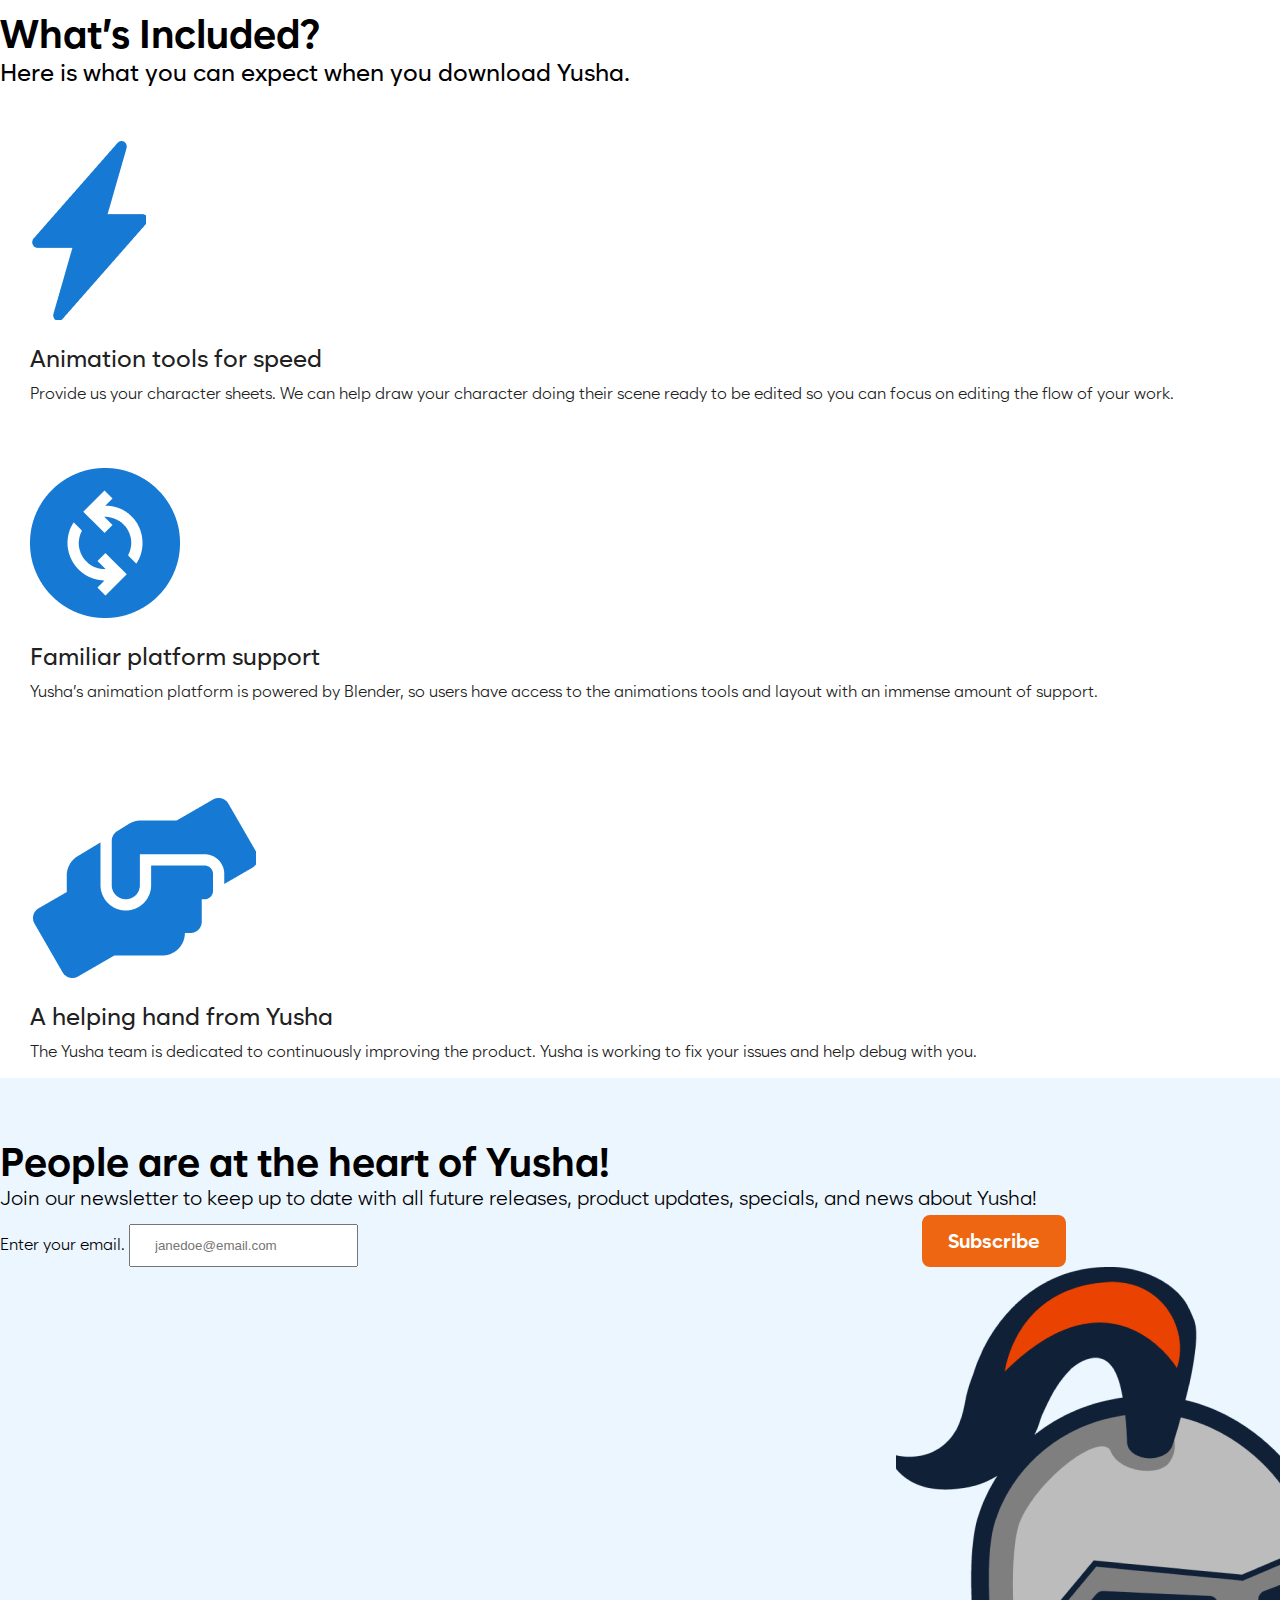
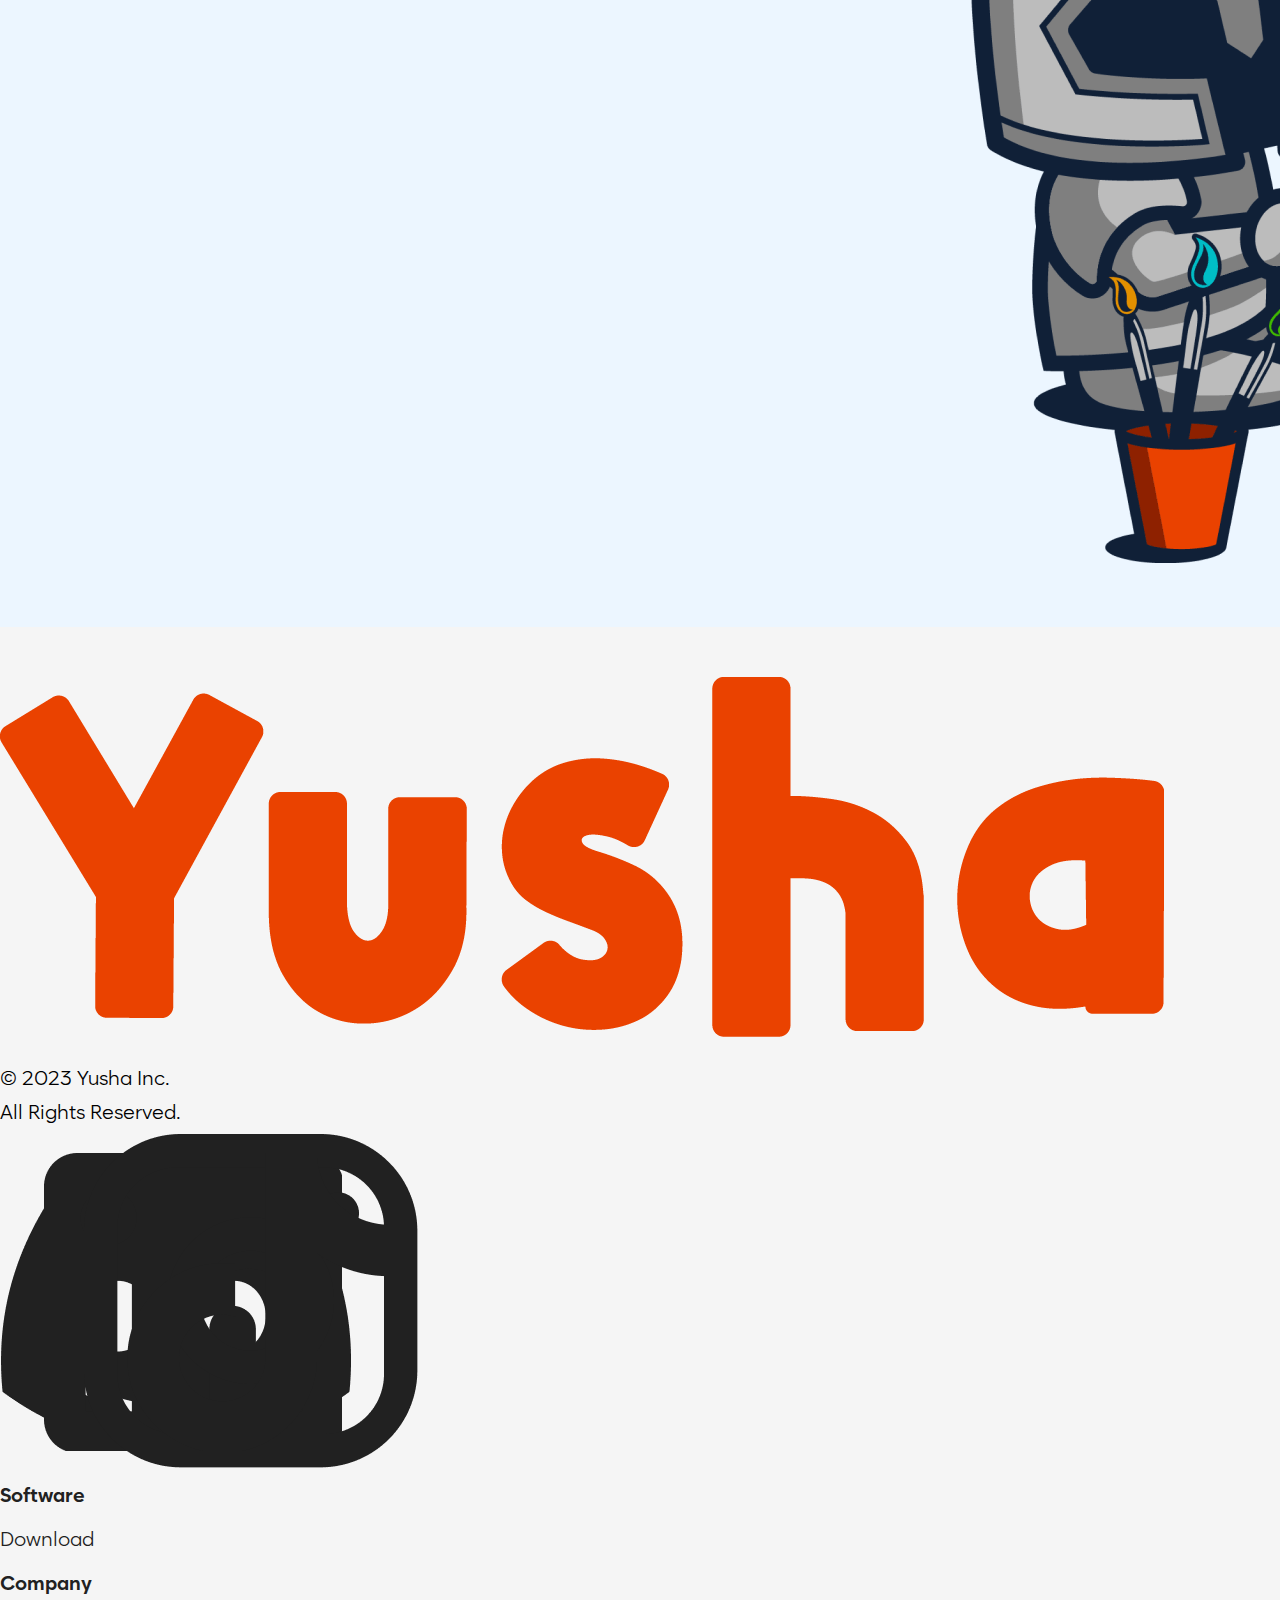
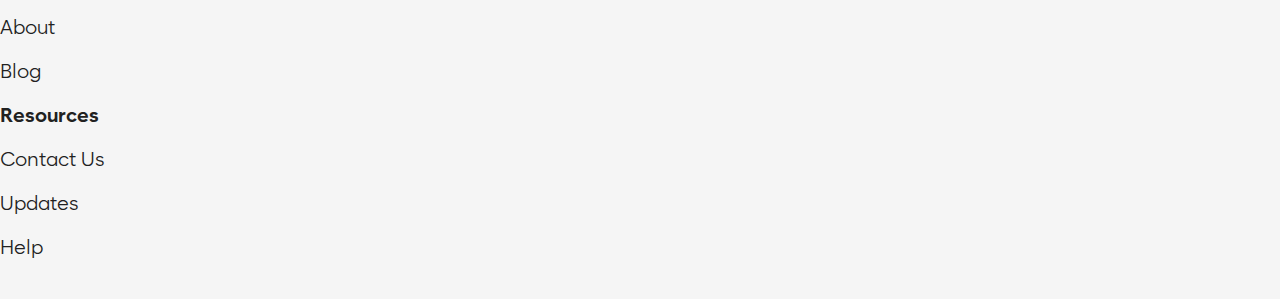
<file: download.html>
<!doctype html>
<html lang="en">

<head>
    <!-- Required meta tags -->
    <meta charset="utf-8">
    <meta name="viewport" content="width=device-width, initial-scale=1">
    <!-- Bootstrap CSS -->
    <link href="https://cdn.jsdelivr.net/npm/bootstrap@5.1.3/dist/css/bootstrap.min.css" rel="stylesheet"
        integrity="sha384-1BmE4kWBq78iYhFldvKuhfTAU6auU8tT94WrHftjDbrCEXSU1oBoqyl2QvZ6jIW3" crossorigin="anonymous">

    <!-- sytyle  -->
    <link rel="stylesheet" href="css/all.min.css">
    <link rel="stylesheet" href="css/style.css">
    <link rel="stylesheet" href="css/media.css">

    <title>Yusha</title>
</head>

<body>
        <!-- header starts -->
        <header>
            <div class="header fixed-top">
              <nav class="navbar navbar-expand-lg  ">
                <div class="container  ">
                  <a class="navbar-brand" href="index.html"><img src="images/yusha-logo.png" class="img-fluid " alt=""></a>
                  <button class="navbar-toggler" type="button" data-bs-toggle="collapse" data-bs-target="#navbarSupportedContent" aria-controls="navbarSupportedContent" aria-expanded="false" aria-label="Toggle navigation">
                    <i class="fa-solid fa-bars"></i>
                  </button>
                  <div class="collapse navbar-collapse" id="navbarSupportedContent">
                    <ul class="navbar-nav align-items-center ms-auto mb-2 text-center mb-lg-0">
                      <li class="nav-item">
                        <a class="nav-link" href="about.html">About</a>
                      </li>
                      <li class="nav-item">
                        <a class="nav-link" href="software.html">Software</a>
                      </li>
                      <li class="nav-item">
                        <a class="nav-link" href="download.html">Download</a>
                      </li>
                      <li class="nav-item">
                        <a class="nav-link" href="support.html">Support</a>
                      </li>
                      <li class="nav-item nav-btn">
                        <a class=" btn cs-btn" href="#">Get Started</a>
                      </li>
                    </ul>
                  </div>
                </div>
              </nav>
            </div>

              <!-- header end -->
            <div class="container">  
              <!-- banner starts -->
              <div class="row banner software-hero justify-content-center align-items-center">
                <div class="col-lg-6  banner_content software-banner">
                  <h1>Great things cannot
                    be made alone!</h1>
                  <h4>Yusha is on your side. Deliver animations as if you had a production studio. Download Yusha today!</h4>
                  <div class="banner-btnbox soft-btnbox">
                    <a href="" class="btn cs-btn">Get Started</a>
                  </div>
                </div>
                <div class="col-lg-6 ">
                 <div class="banner-img">
                  <img src="images/working-together.jpg" class="img-fluid" alt="">
                 </div>
                </div>
              </div>
            </div>
        </header>
      <!-- banner end -->
      <!-- Price section starts -->
      <section class="price dwnld-price">
        <div class="container">
          <div class="row">
            <div class="col-lg-12">
              <div class="price-body">
                <h2>Pricing</h2>
                <p class="price-des">For a limited time, the first 10 people  who purchase the Absolute Beta plan will receive this locked in price and benefits.* </p>
                <div class="beta downld-beta">
                  <h4>Absolute Beta</h4>
                  <h4 class="beta-border ">$ 5.00 <span>/ One-time payment</span></h4>
                  <ul>
                    <li>
                      <span><i class="fa-solid fa-check"></i></span><p>Initial software platform</p> 
                    </li>
                    <li>
                      <span><i class="fa-solid fa-check"></i></span> <p>Basic animation tools</p>
                    </li>
                    <li>
                      <span><i class="fa-solid fa-check"></i></span> <p>Yusha’s automation feature</p>
                    </li>
                    <li>
                      <span><i class="fa-solid fa-check"></i></span> <p>Receive all future updates even after Absolute Beta program ends</p>
                    </li>
                  </ul>
                  <div class="price-btn">
                    <a href="" class="btn cs-btn">Select Plan</a>
                  </div>
                </div>
                <p class="price-des">*We stand by the quality of our product but we understand that we have room for improvement. If for any reason, you are not happy with the product we offer a 30-day-money back guarantee. Simply contact us at yusha@yusha.ai explaining why and we will process a refund for the full purchase price to the original payment method. </p>
              </div>
            </div>
          </div>
        </div>
      </section>
      <!-- Price section ends -->
      
      <!-- what is include starts  -->
      <section class="work include">
        <div class="container">
          <div class="row">
            <div class="col-md-12 text-center">
              <h2>What’s Included?</h2>
              <h4>Here is what you can expect when you download Yusha.</h4>
            </div>
          </div>
          <div class="row">
            <div class=" col-md-6 col-lg-4 m-10">
              <div class="work-box include-box">
                <div class="include-icon speed-icon">
                  <img src="images/speed.png" class="img-fluid" alt="">
                </div>
                <h4>Animation tools for speed</h4>
                <p>Provide us your character sheets. We can help draw your character doing their scene ready to be edited so you can focus on editing the flow of your work.</p>
              </div>
            </div>
            <div class=" col-md-6 col-lg-4 m-10">
              <div class="work-box include-box">
                <div class="include-icon">
                  <img src="images/support.png" class="img-fluid" alt="">
                </div>
                <h4>Familiar platform support</h4>
                <p>Yusha’s animation platform is powered by Blender, so users have access to the animations tools and layout with an immense amount of support.</p>
              </div>
            </div>
            <div class=" col-md-6 col-lg-4 m-10">
              <div class="work-box include-box">
                <div class="include-icon">
                  <img src="images/helping.png" class="img-fluid" alt="">
                </div>
                <h4>A helping hand from Yusha</h4>
                <p>The Yusha team is dedicated to continuously improving the product. Yusha is working to fix your issues and help debug with you.</p>
              </div>
            </div>
          </div>
        </div>
      </section>
      <!-- what is include starts  -->

      <!-- connect with section starts -->
      <section class="connect-us">
        <div class="container">
          <div class="row align-items-center">
            <div class="col-lg-6 pt-lg-5">
              <div class="people-left">
                <h2>People are at the heart of Yusha!</h2>
                <p>Join our newsletter to keep up to date with all future releases, product updates, specials, and news about Yusha!</p>
                <div class="form">
                  <form action="">
                   <div class="form-left">
                    <label for="">Enter your email.</label>
                    <input type="email" class="form-control" placeholder="janedoe@email.com" >
                   </div>
                    <div class="form-right">
                      <input type="submit" class="submit cs-btn" value="Subscribe">
                    </div>
                  </form>
                </div>
              </div>
            </div>
            <div class="col-lg-6">
              <div class="people-right">
                <img src="images/people-are-at.png" class="img-fluid" alt="">
              </div>
            </div>
          </div>
          
        </div>
      </section>
      <!-- connect with section ends -->
      <!-- footer start here -->
      <footer>
        <div class="container">
          <div class="row">
            <div class="col-lg-6">
              <div class="footer-first">
                <ul>
                  <li>
                    <div class="logo-img">
                      <img src="images/logo.png" class="img-fluid" alt="">
                    </div>
                  </li>
                  <li>
                    <p>© 2023 Yusha Inc.</p>
                  </li>
                  <li>
                    <p>All Rights Reserved.</p>
                  </li>
                  <li>
                    <ul class="footer-icon">
                      <li>
                        <a href="#"><img src="images/discord.png" class="img-fluid" alt=""></a>
                      </li>
                      <li>
                        <a href="#"><img src="images/linkdin.png" class="img-fluid" alt=""></a>
                      </li>
                      <li>
                        <a href="#"><img src="images/instagram.png" class="img-fluid" alt=""></a>
                      </li>
                      <li>
                        <a href="#"><img src="images/tiktok.png" class="img-fluid" alt=""></a>
                      </li>
                    </ul>
                  </li>
                </ul>
              </div>
            </div>
            <div class="col-lg-2">
              <div class="footer-second">
                <ul>
                  <li class="list-header">
                    <a href="">Software</a>
                  </li>
                  <li>
                    <a href="">Download</a>
                  </li>
                </ul>
              </div>
            </div>
            <div class="col-lg-2">
              <div class="footer-second">
                <ul>
                  <li class="list-header">
                    <a href="">Company</a>
                  </li>
                  <li>
                    <a href="">About</a>
                  </li>
                  <li>
                    <a href="">Blog</a>
                  </li>
                </ul>
              </div>
            </div>
            <div class="col-lg-2">
              <div class="footer-second">
                <ul>
                  <li class="list-header">
                    <a href="">Resources</a>
                  </li>
                  <li>
                    <a href="">Contact Us</a>
                  </li>
                  <li>
                    <a href="">Updates</a>
                  </li>
                  <li>
                    <a href="">Help</a>
                  </li>
                </ul>
              </div>
            </div>
          </div>
        </div>
      </footer>
      <!-- footer end here -->
   
    <!-- Option 1: Bootstrap Bundle with Popper -->
    <script src="https://ajax.googleapis.com/ajax/libs/jquery/1.12.4/jquery.min.js"></script>
    <script src="https://cdn.jsdelivr.net/npm/bootstrap@5.1.3/dist/js/bootstrap.bundle.min.js"
        integrity="sha384-ka7Sk0Gln4gmtz2MlQnikT1wXgYsOg+OMhuP+IlRH9sENBO0LRn5q+8nbTov4+1p"
        crossorigin="anonymous"></script>
</body>

</html>
</file>
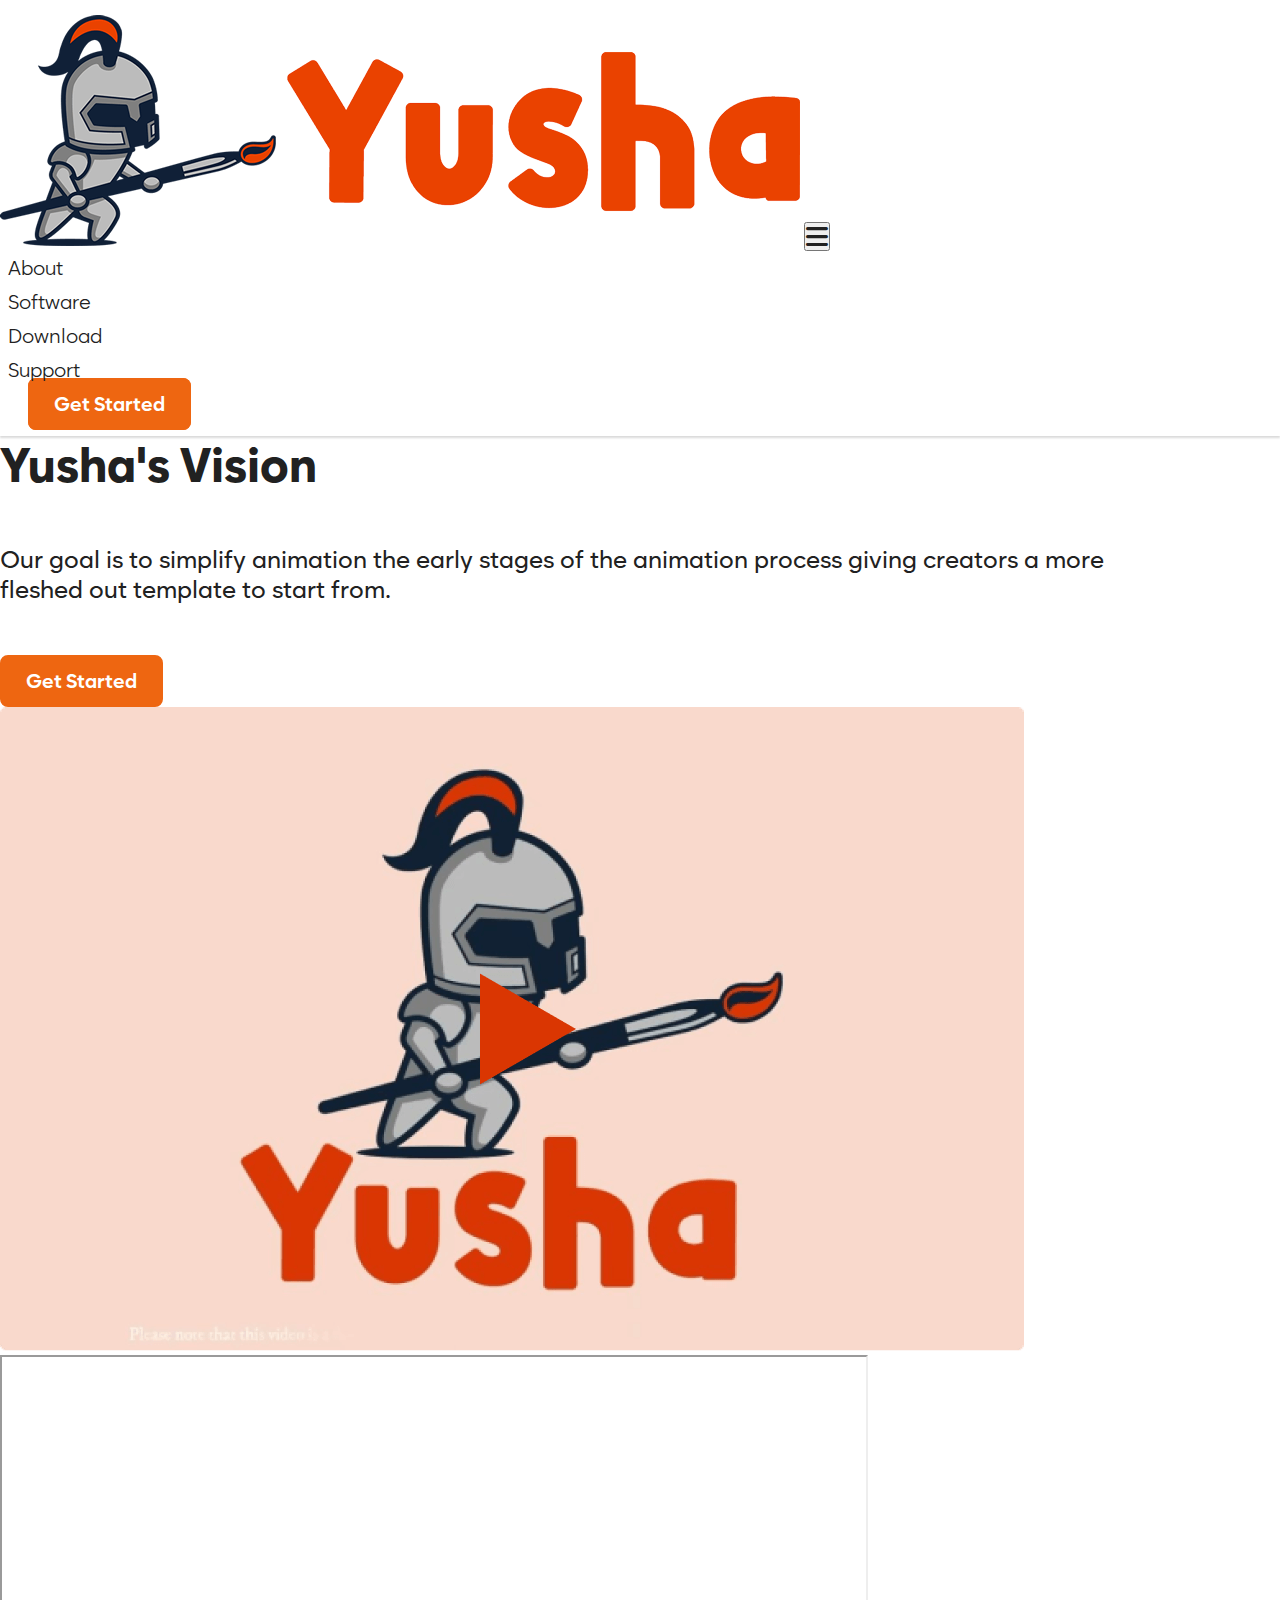
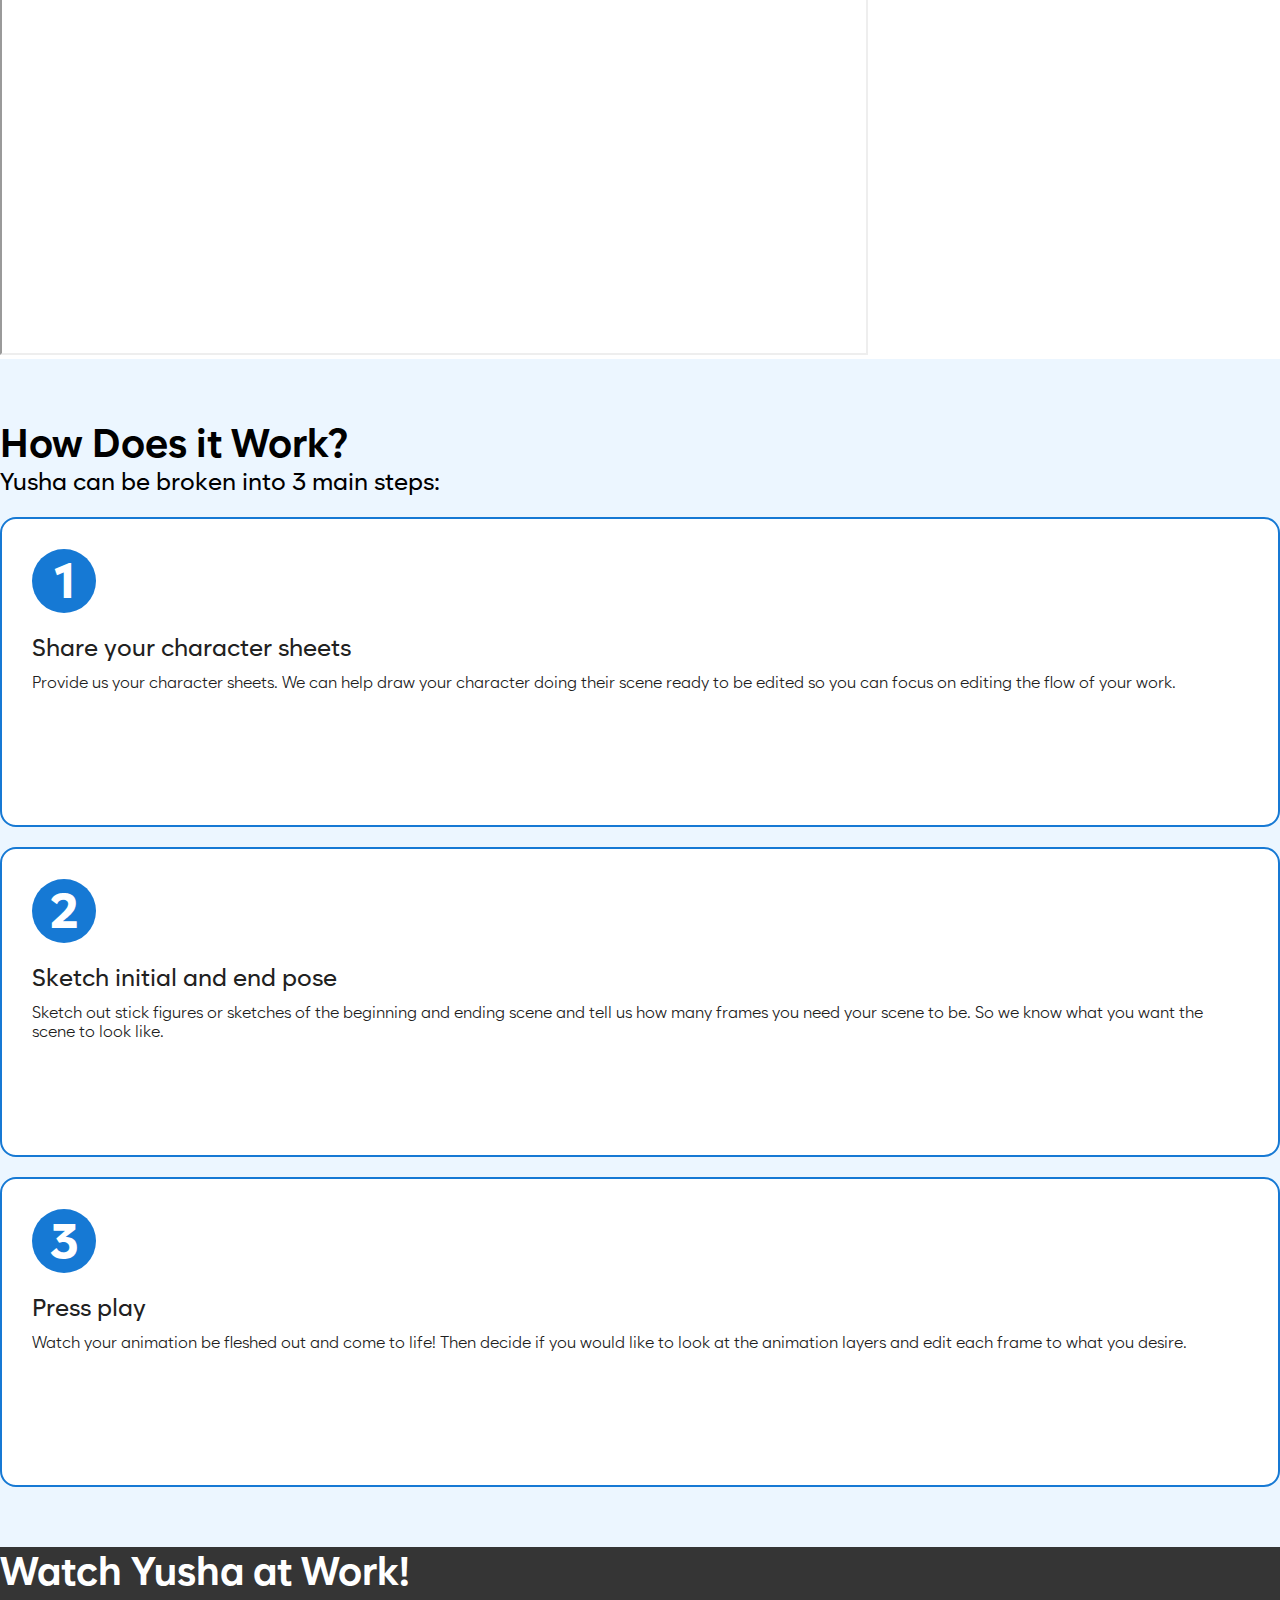
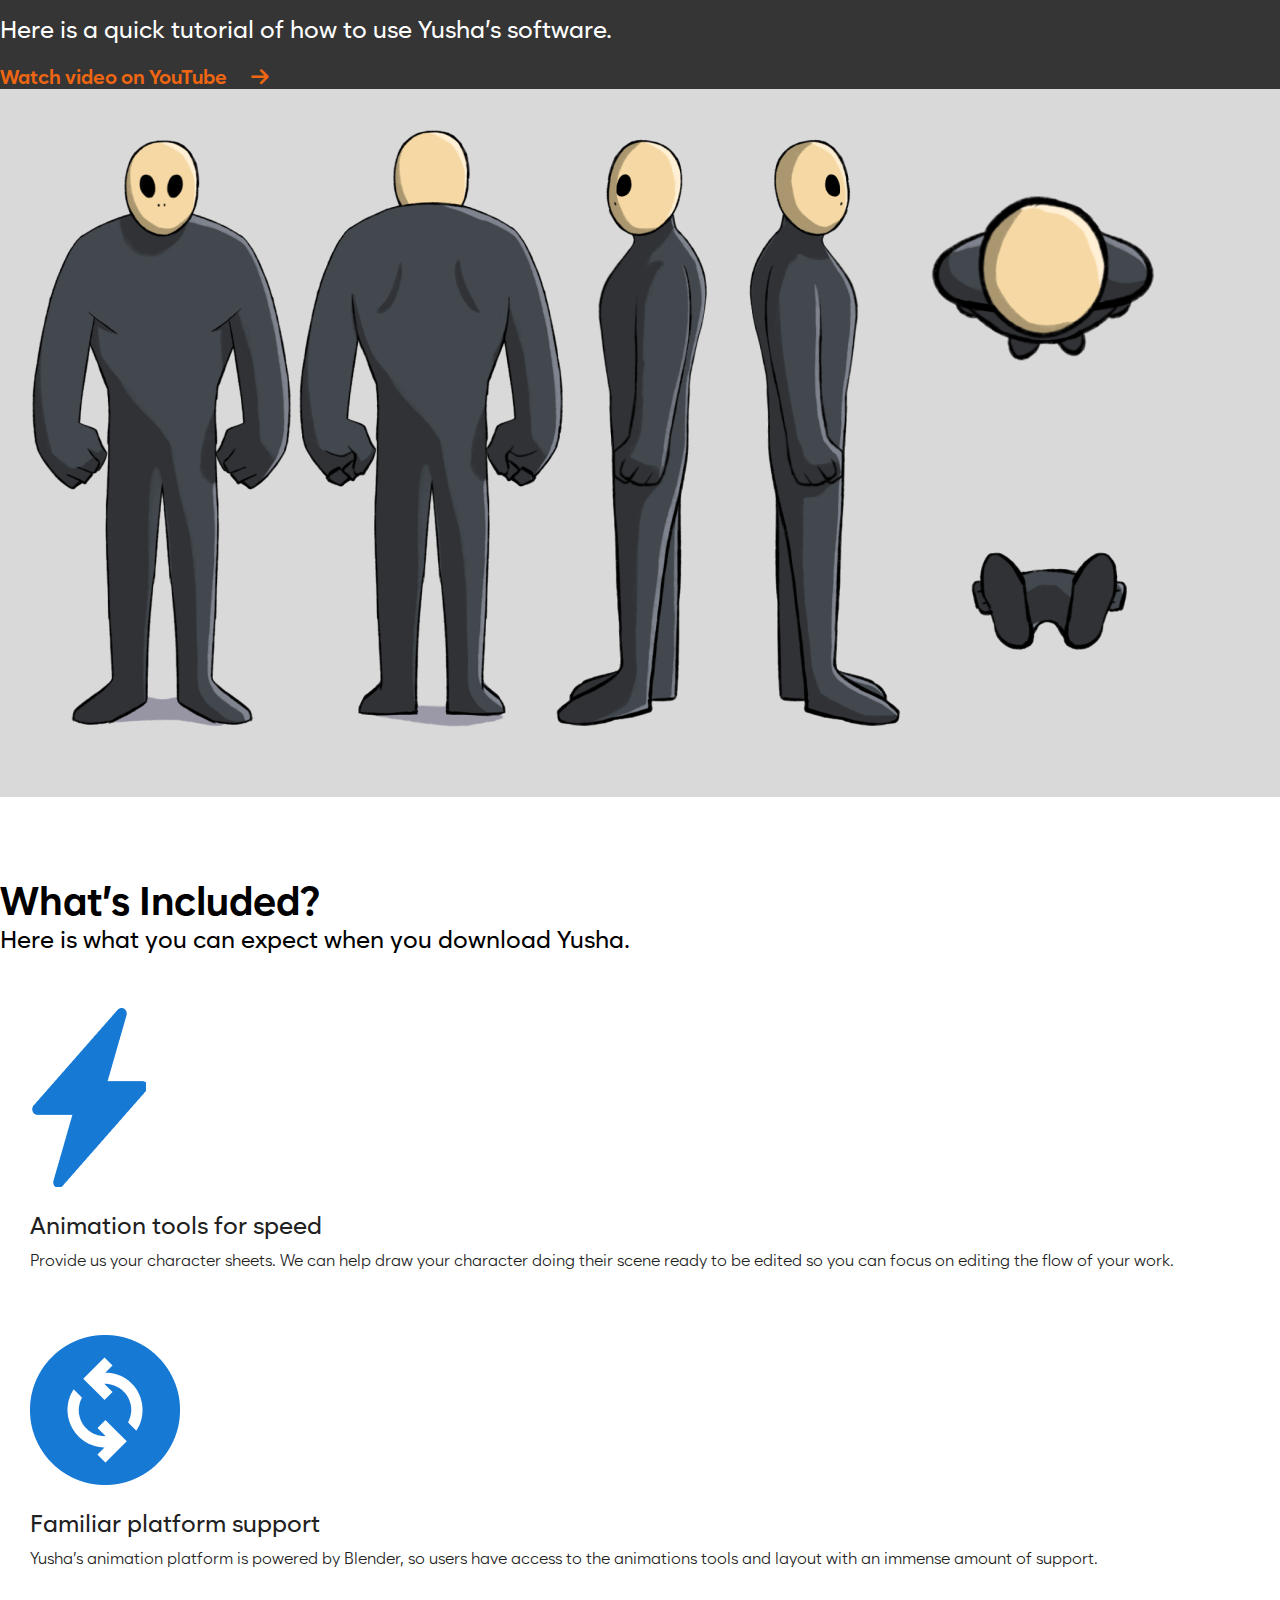
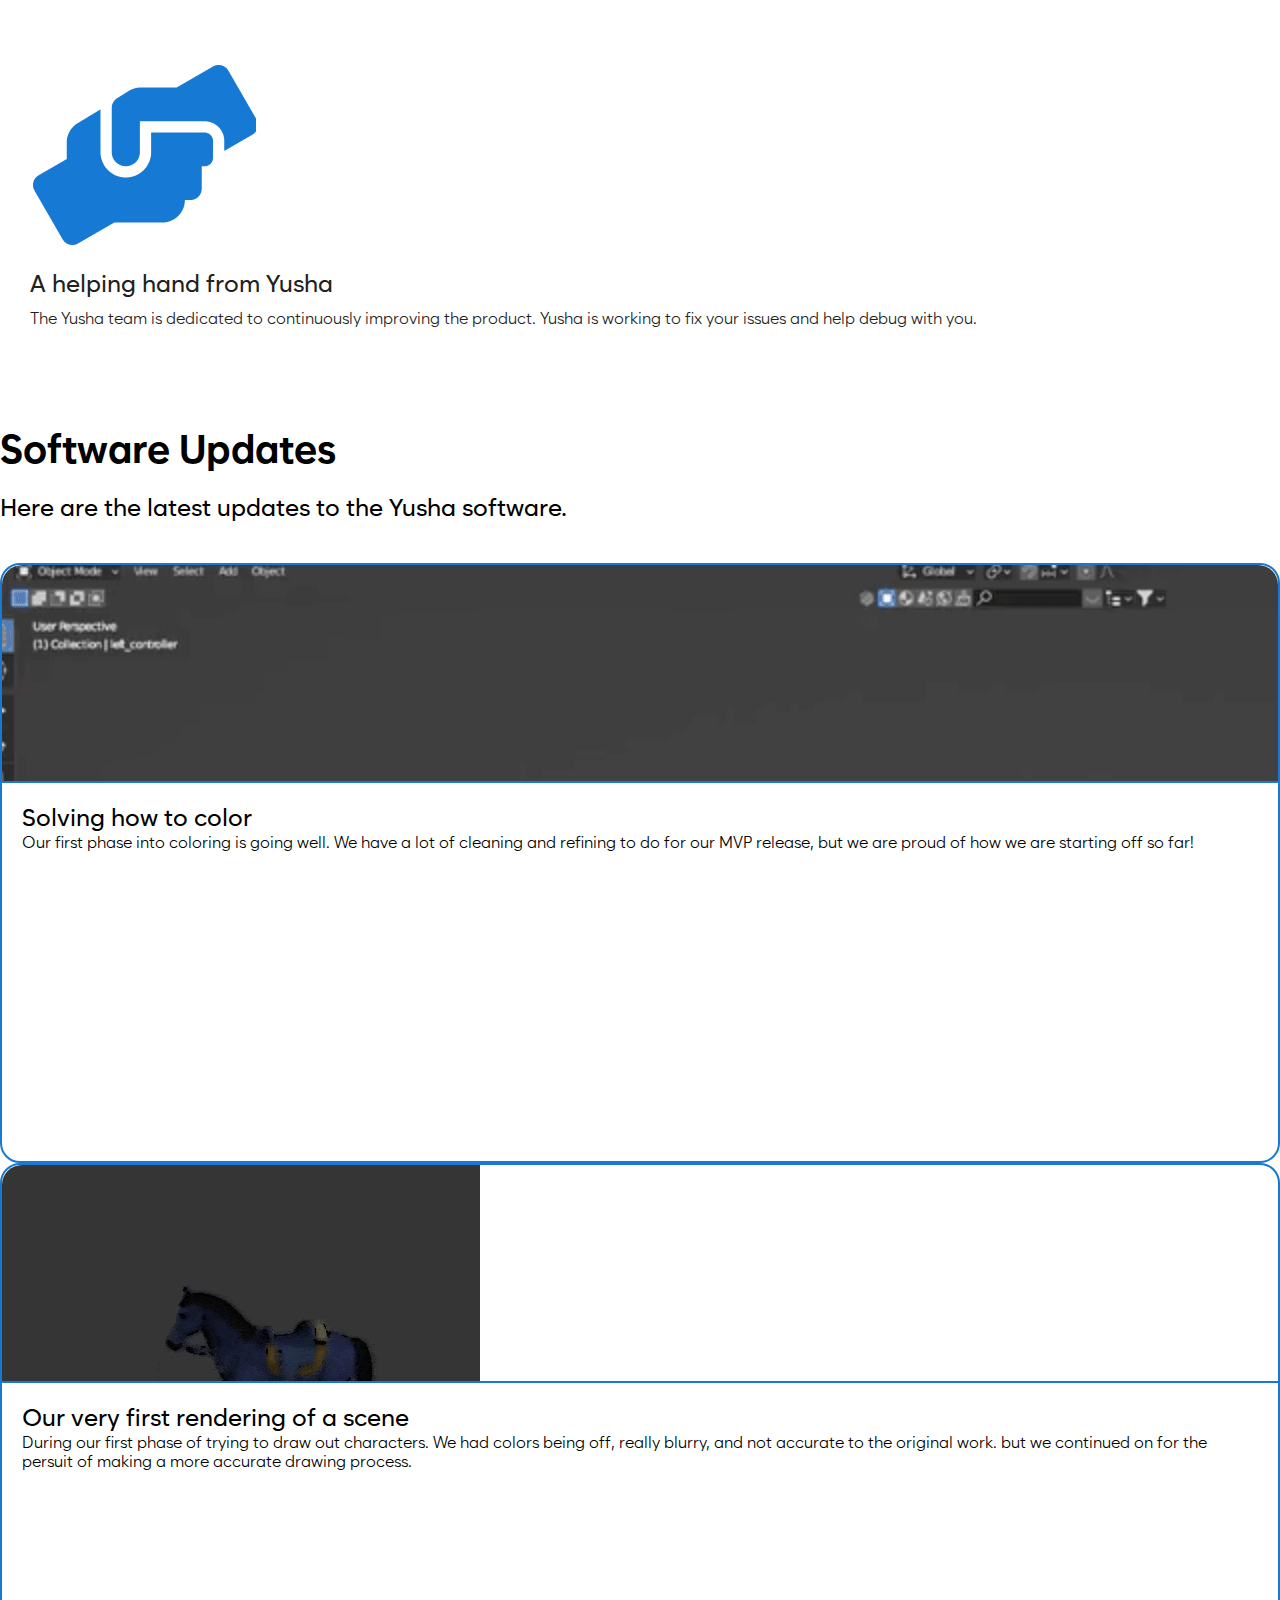
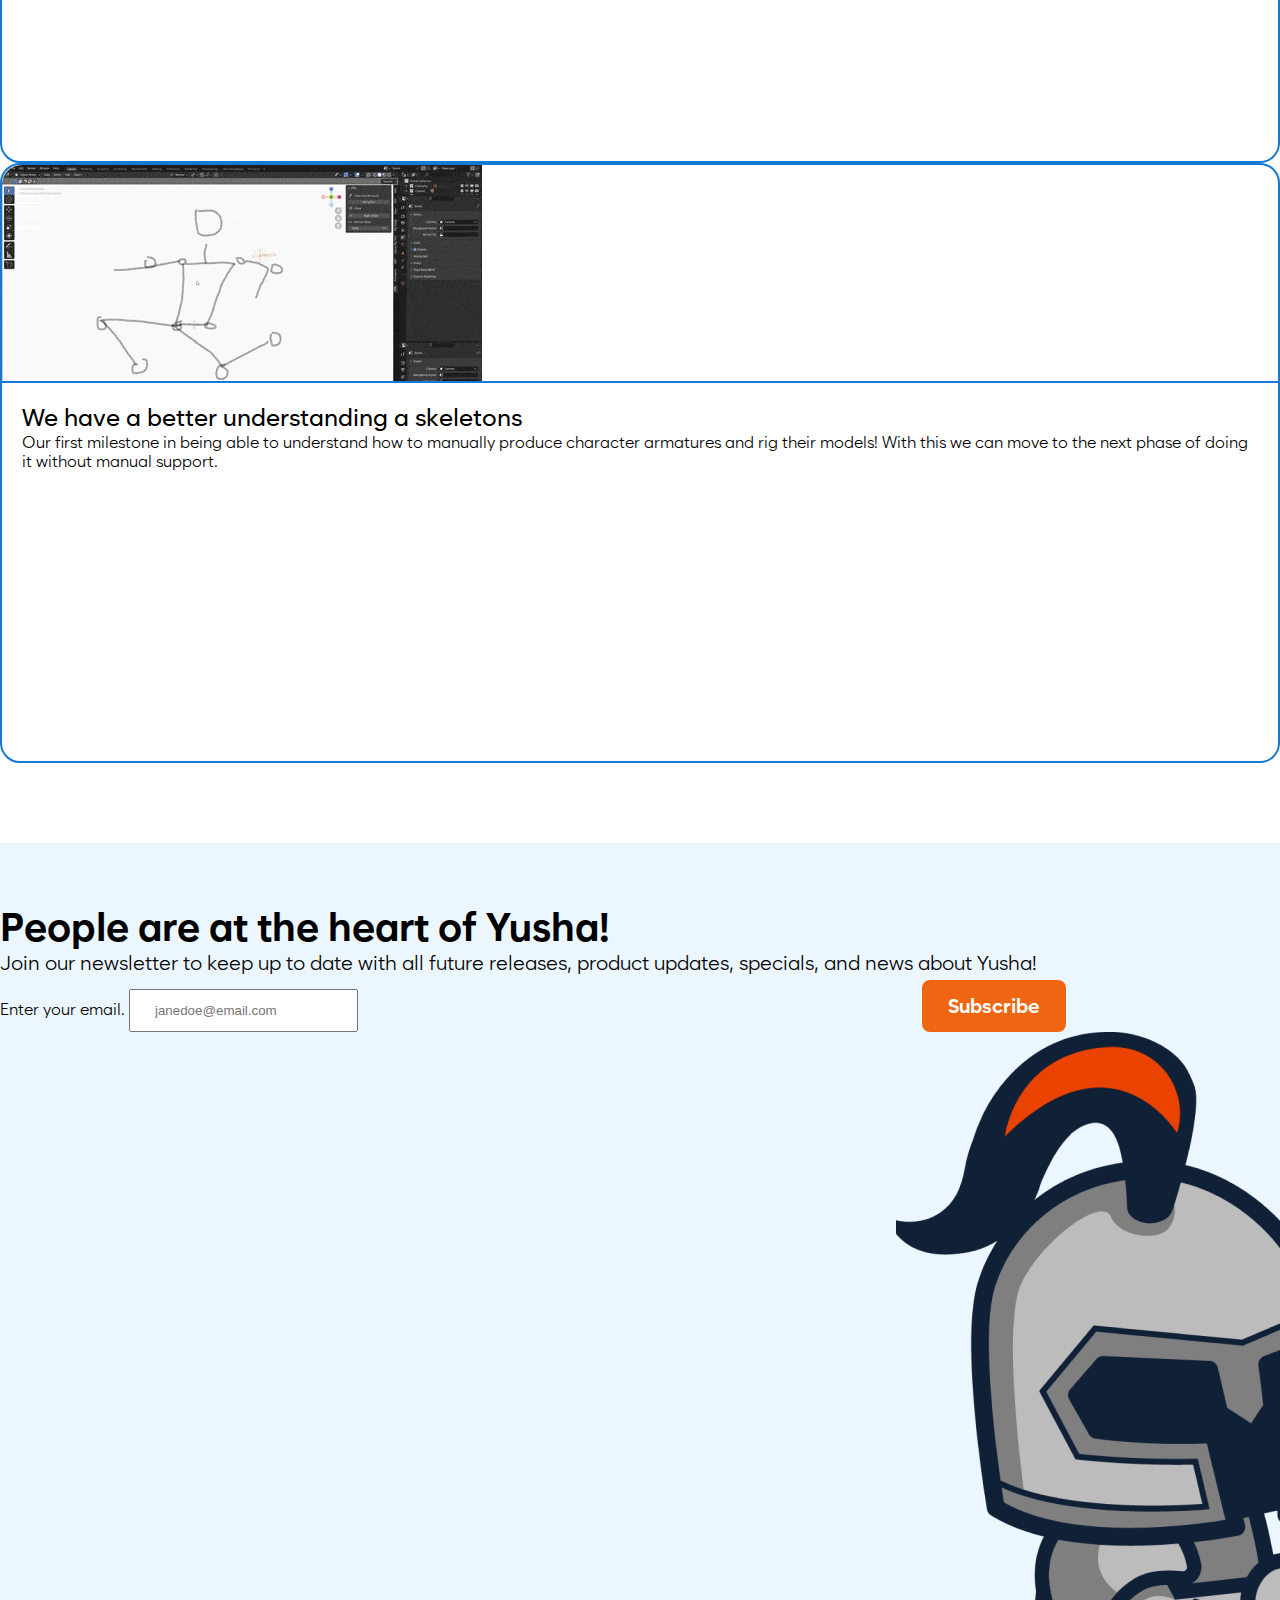
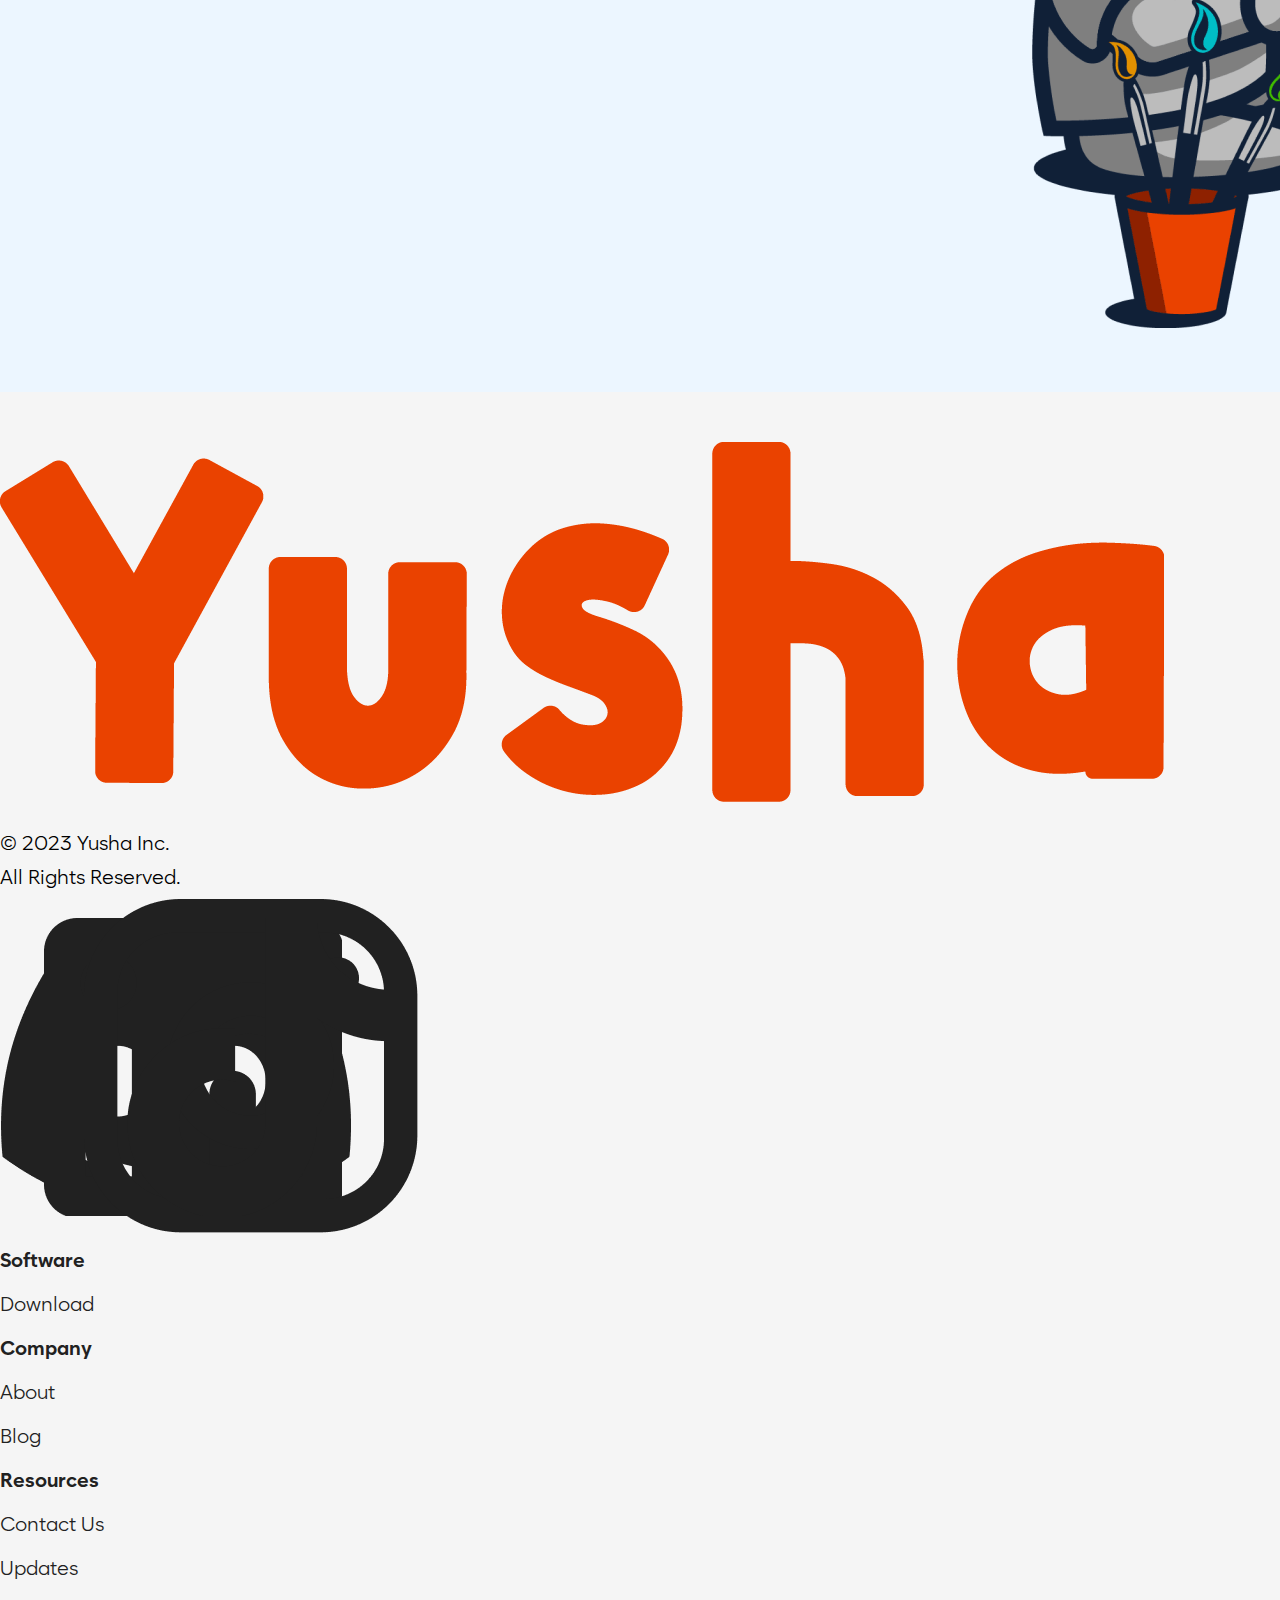
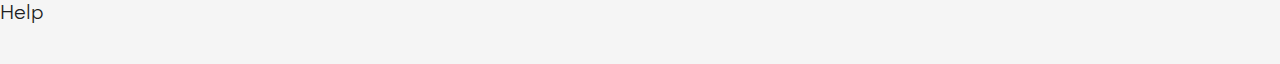
<file: software.html>
<!doctype html>
<html lang="en">

<head>
    <!-- Required meta tags -->
    <meta charset="utf-8">
    <meta name="viewport" content="width=device-width, initial-scale=1">
    <!-- Bootstrap CSS -->
    <link href="https://cdn.jsdelivr.net/npm/bootstrap@5.1.3/dist/css/bootstrap.min.css" rel="stylesheet"
        integrity="sha384-1BmE4kWBq78iYhFldvKuhfTAU6auU8tT94WrHftjDbrCEXSU1oBoqyl2QvZ6jIW3" crossorigin="anonymous">

    <!-- sytyle  -->
    <link rel="stylesheet" href="css/all.min.css">
    <link rel="stylesheet" href="css/style.css">
    <link rel="stylesheet" href="css/media.css">

    <title>Yusha</title>
</head>

<body>
        <!-- header starts -->
        <header>
            <div class="header fixed-top">
              <nav class="navbar navbar-expand-lg  ">
                <div class="container  ">
                  <a class="navbar-brand" href="index.html"><img src="images/yusha-logo.png" class="img-fluid " alt=""></a>
                  <button class="navbar-toggler" type="button" data-bs-toggle="collapse" data-bs-target="#navbarSupportedContent" aria-controls="navbarSupportedContent" aria-expanded="false" aria-label="Toggle navigation">
                    <i class="fa-solid fa-bars"></i>
                  </button>
                  <div class="collapse navbar-collapse" id="navbarSupportedContent">
                    <ul class="navbar-nav align-items-center ms-auto mb-2 text-center mb-lg-0">
                      <li class="nav-item">
                        <a class="nav-link" href="about.html">About</a>
                      </li>
                      <li class="nav-item">
                        <a class="nav-link" href="software.html">Software</a>
                      </li>
                      <li class="nav-item">
                        <a class="nav-link" href="download.html">Download</a>
                      </li>
                      <li class="nav-item">
                        <a class="nav-link" href="support.html">Support</a>
                      </li>
                      <li class="nav-item nav-btn">
                        <a class=" btn cs-btn" href="#">Get Started</a>
                      </li>
                    </ul>
                  </div>
                </div>
              </nav>
            </div>

              <!-- header end -->
            <div class="container">  
              <!-- banner starts -->
              <div class="row banner software-hero justify-content-center align-items-center">
                <div class="col-lg-6  banner_content software-banner">
                  <h1>Yusha's Vision</h1>
                  <h4>Our goal is to simplify animation the early stages of the animation process giving creators a more fleshed out template to start from.</h4>
                  <div class="banner-btnbox soft-btnbox">
                    <a href="" class="btn cs-btn">Get Started</a>
                  </div>
                </div>
                <div class="col-lg-6 order-lg-2 order-1">
                  <div class="creativity-right f-play-video mb-4 mb-lg-0">
                    <img src="images/white_yusha.png" class=" play-button img-fluid" data-bs-toggle="modal"
                      data-bs-target="#exampleModal" alt="">
                        <!-- Modal -->
                        <div class="modal fade" id="exampleModal" tabindex="-1" aria-labelledby="exampleModalLabel"
                        aria-hidden="true">
                        <div class="modal-dialog modal-dialog-centered">
                            <div class="modal-content">
                                <div class="modal-body">
                                    <div class="work_video">
                                        <div class="embed-responsive embed-responsive-16by9">
                                            <iframe class="embed-responsive-item" width="100%" height="600"
                                                src="https://www.youtube.com/embed/NP1kHFRVln8"
                                                allowfullscreen></iframe>
                                        </div>
                                    </div>
                                </div>
                            </div>
                        </div>
                    </div>
                    <!-- Modal -->
                  </div>
                </div>
              </div>
            </div>
        </header>
      <!-- banner end -->
      <!-- how does it work section starts  -->
      <section class="work">
        <div class="container">
          <div class="row">
            <div class="col-md-12 text-center">
              <h2>How Does it Work?</h2>
              <h4>Yusha can be broken into 3 main steps:</h4>
            </div>
          </div>
          <div class="row">
            <div class=" col-md-6 col-lg-4 m-10">
              <div class="work-box">
                <div class="work-icon">
                  <h1>1</h1>
                </div>
                <h4>Share your character sheets</h4>
                <p>Provide us your character sheets. We can help draw your character doing their scene ready to be edited so you can focus on editing the flow of your work.</p>
              </div>
            </div>
            <div class=" col-md-6 col-lg-4 m-10">
              <div class="work-box">
                <div class="work-icon">
                  <h1>2</h1>
                </div>
                <h4>Sketch initial and end pose</h4>
                <p>Sketch out stick figures or sketches of the beginning and ending scene and tell us how many frames you need your scene to be. So we know what you want the scene to look like.</p>
              </div>
            </div>
            <div class=" col-md-6 col-lg-4 m-10">
              <div class="work-box">
                <div class="work-icon">
                  <h1>3</h1>
                </div>
                <h4>Press play</h4>
                <p>Watch your animation be fleshed out and come to life! Then decide if you would like to look at the animation layers and edit each frame to what you desire.</p>
              </div>
            </div>
          </div>
        </div>
      </section>
      <!-- how does it work section starts  -->
      <!-- Creativity section starts -->
      <section class="Creativity">
        <div class="container">
          <div class="row align-items-center p-lg-5">
            <div class="col-lg-6">
              <div class="Creativity-left">
                <h2>Watch Yusha at Work!</h2>
                <h4>Here is a quick tutorial of  how to use Yusha’s software. </h4>
                <a href="#" >Watch video on YouTube <span><i class="fa-sharp fa-solid fa-arrow-right"></i></span></a>
              </div>
            </div>
            <div class="col-lg-6">
              <div class="Creativity-right software-watch">
                <img src="images/index-banner.png" class="img-fluid" alt="">
              </div>
            </div>
          </div>
        </div>
      </section>
      <!-- Creativity section ends -->
      <!-- what is include starts  -->
      <section class="work include">
        <div class="container">
          <div class="row">
            <div class="col-md-12 text-center">
              <h2>What’s Included?</h2>
              <h4>Here is what you can expect when you download Yusha.</h4>
            </div>
          </div>
          <div class="row">
            <div class=" col-md-6 col-lg-4 m-10">
              <div class="work-box include-box">
                <div class="include-icon speed-icon">
                  <img src="images/speed.png" class="img-fluid" alt="">
                </div>
                <h4>Animation tools for speed</h4>
                <p>Provide us your character sheets. We can help draw your character doing their scene ready to be edited so you can focus on editing the flow of your work.</p>
              </div>
            </div>
            <div class=" col-md-6 col-lg-4 m-10">
              <div class="work-box include-box">
                <div class="include-icon">
                  <img src="images/support.png" class="img-fluid" alt="">
                </div>
                <h4>Familiar platform support</h4>
                <p>Yusha’s animation platform is powered by Blender, so users have access to the animations tools and layout with an immense amount of support.</p>
              </div>
            </div>
            <div class=" col-md-6 col-lg-4 m-10">
              <div class="work-box include-box">
                <div class="include-icon">
                  <img src="images/helping.png" class="img-fluid" alt="">
                </div>
                <h4>A helping hand from Yusha</h4>
                <p>The Yusha team is dedicated to continuously improving the product. Yusha is working to fix your issues and help debug with you.</p>
              </div>
            </div>
          </div>
        </div>
      </section>
      <!-- what is include starts  -->
      <!-- Software Updates section starts -->
      <section class="Software soft-updt">
        <div class="container">
          <div class="row">
            <div class="col-lg-12">
              <h2>Software Updates</h2>
              <div class="soft-des soft-des2">
                <h4>Here are the latest updates to the Yusha software.</h4>
              </div>
            </div>
          </div>
          <div class="row">
            <div class="col-md-6 col-lg-4">
              <div class="soft-img-box imgbox-h">
                <div class="soft-img img-h">
                  <img src="images/monkey.png" class="img-fluid" alt="">
                </div>
                <h4>Solving how to color</h4>
                <p>Our first phase into coloring is going well. We have a lot of cleaning and refining to do for our MVP release, but we are proud of how we are starting off so far!</p>
              </div>
            </div>
            <div class="col-md-6 col-lg-4">
              <div class="soft-img-box imgbox-h">
                <div class="soft-img img-h">
                  <img src="images/horse-min.gif" class="img-fluid" alt="">
                </div>
                <h4>Our very first rendering of a scene</h4>
                <p>During our first phase of trying to draw out characters. We had colors being off, really blurry, and not accurate to the original work. but we continued on for the persuit of making a more accurate drawing process.</p>
              </div>
            </div>
            <div class="col-md-6 col-lg-4">
              <div class="soft-img-box imgbox-h">
                <div class="soft-img img-h">
                  <img src="images/rig.gif" class="img-fluid" alt="">
                </div>
                <h4>We have a better understanding a skeletons</h4>
                <p>Our first milestone in being able to understand how to manually produce character armatures and rig their models! With this we can move to the next phase of doing it without manual support.</p>
              </div>
            </div>
          </div>
        </div>
      </section>
      <!-- Software Updates section ends -->
      <!-- connect with section starts -->
      <section class="connect-us">
        <div class="container">
          <div class="row align-items-center">
            <div class="col-lg-6 pt-lg-5">
              <div class="people-left">
                <h2>People are at the heart of Yusha!</h2>
                <p>Join our newsletter to keep up to date with all future releases, product updates, specials, and news about Yusha!</p>
                <div class="form">
                  <form action="">
                   <div class="form-left">
                    <label for="">Enter your email.</label>
                    <input type="email" class="form-control" placeholder="janedoe@email.com" >
                   </div>
                    <div class="form-right">
                      <input type="submit" class="submit cs-btn" value="Subscribe">
                    </div>
                  </form>
                </div>
              </div>
            </div>
            <div class="col-lg-6">
              <div class="people-right">
                <img src="images/people-are-at.png" class="img-fluid" alt="">
              </div>
            </div>
          </div>
          
        </div>
      </section>
      <!-- connect with section ends -->
      <!-- footer start here -->
      <footer>
        <div class="container">
          <div class="row">
            <div class="col-lg-6">
              <div class="footer-first">
                <ul>
                  <li>
                    <div class="logo-img">
                      <img src="images/logo.png" class="img-fluid" alt="">
                    </div>
                  </li>
                  <li>
                    <p>© 2023 Yusha Inc.</p>
                  </li>
                  <li>
                    <p>All Rights Reserved.</p>
                  </li>
                  <li>
                    <ul class="footer-icon">
                      <li>
                        <a href="#"><img src="images/discord.png" class="img-fluid" alt=""></a>
                      </li>
                      <li>
                        <a href="#"><img src="images/linkdin.png" class="img-fluid" alt=""></a>
                      </li>
                      <li>
                        <a href="#"><img src="images/instagram.png" class="img-fluid" alt=""></a>
                      </li>
                      <li>
                        <a href="#"><img src="images/tiktok.png" class="img-fluid" alt=""></a>
                      </li>
                    </ul>
                  </li>
                </ul>
              </div>
            </div>
            <div class="col-lg-2">
              <div class="footer-second">
                <ul>
                  <li class="list-header">
                    <a href="">Software</a>
                  </li>
                  <li>
                    <a href="">Download</a>
                  </li>
                </ul>
              </div>
            </div>
            <div class="col-lg-2">
              <div class="footer-second">
                <ul>
                  <li class="list-header">
                    <a href="">Company</a>
                  </li>
                  <li>
                    <a href="">About</a>
                  </li>
                  <li>
                    <a href="">Blog</a>
                  </li>
                </ul>
              </div>
            </div>
            <div class="col-lg-2">
              <div class="footer-second">
                <ul>
                  <li class="list-header">
                    <a href="">Resources</a>
                  </li>
                  <li>
                    <a href="">Contact Us</a>
                  </li>
                  <li>
                    <a href="">Updates</a>
                  </li>
                  <li>
                    <a href="">Help</a>
                  </li>
                </ul>
              </div>
            </div>
          </div>
        </div>
      </footer>
      <!-- footer end here -->
   
    <!-- Option 1: Bootstrap Bundle with Popper -->
    <script src="https://ajax.googleapis.com/ajax/libs/jquery/1.12.4/jquery.min.js"></script>
    <script src="https://cdn.jsdelivr.net/npm/bootstrap@5.1.3/dist/js/bootstrap.bundle.min.js"
        integrity="sha384-ka7Sk0Gln4gmtz2MlQnikT1wXgYsOg+OMhuP+IlRH9sENBO0LRn5q+8nbTov4+1p"
        crossorigin="anonymous"></script>
</body>

</html>
</file>
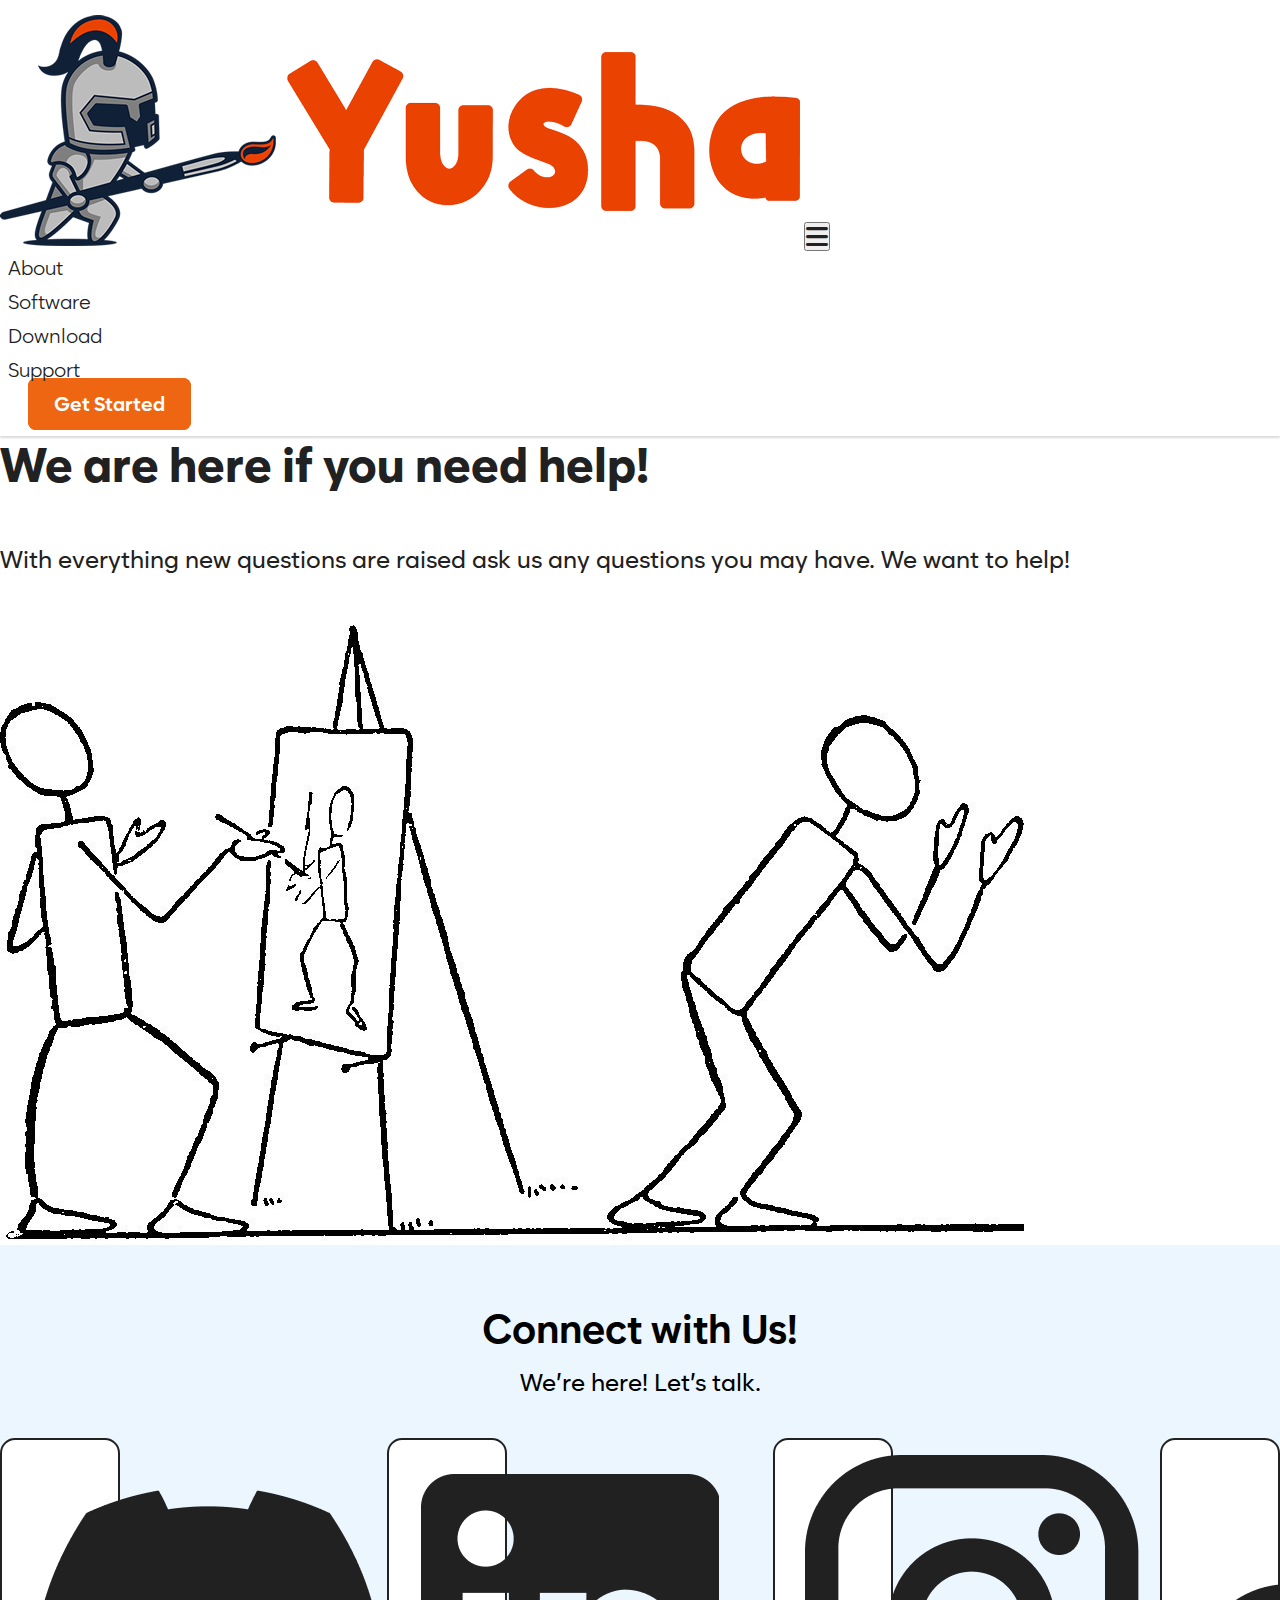
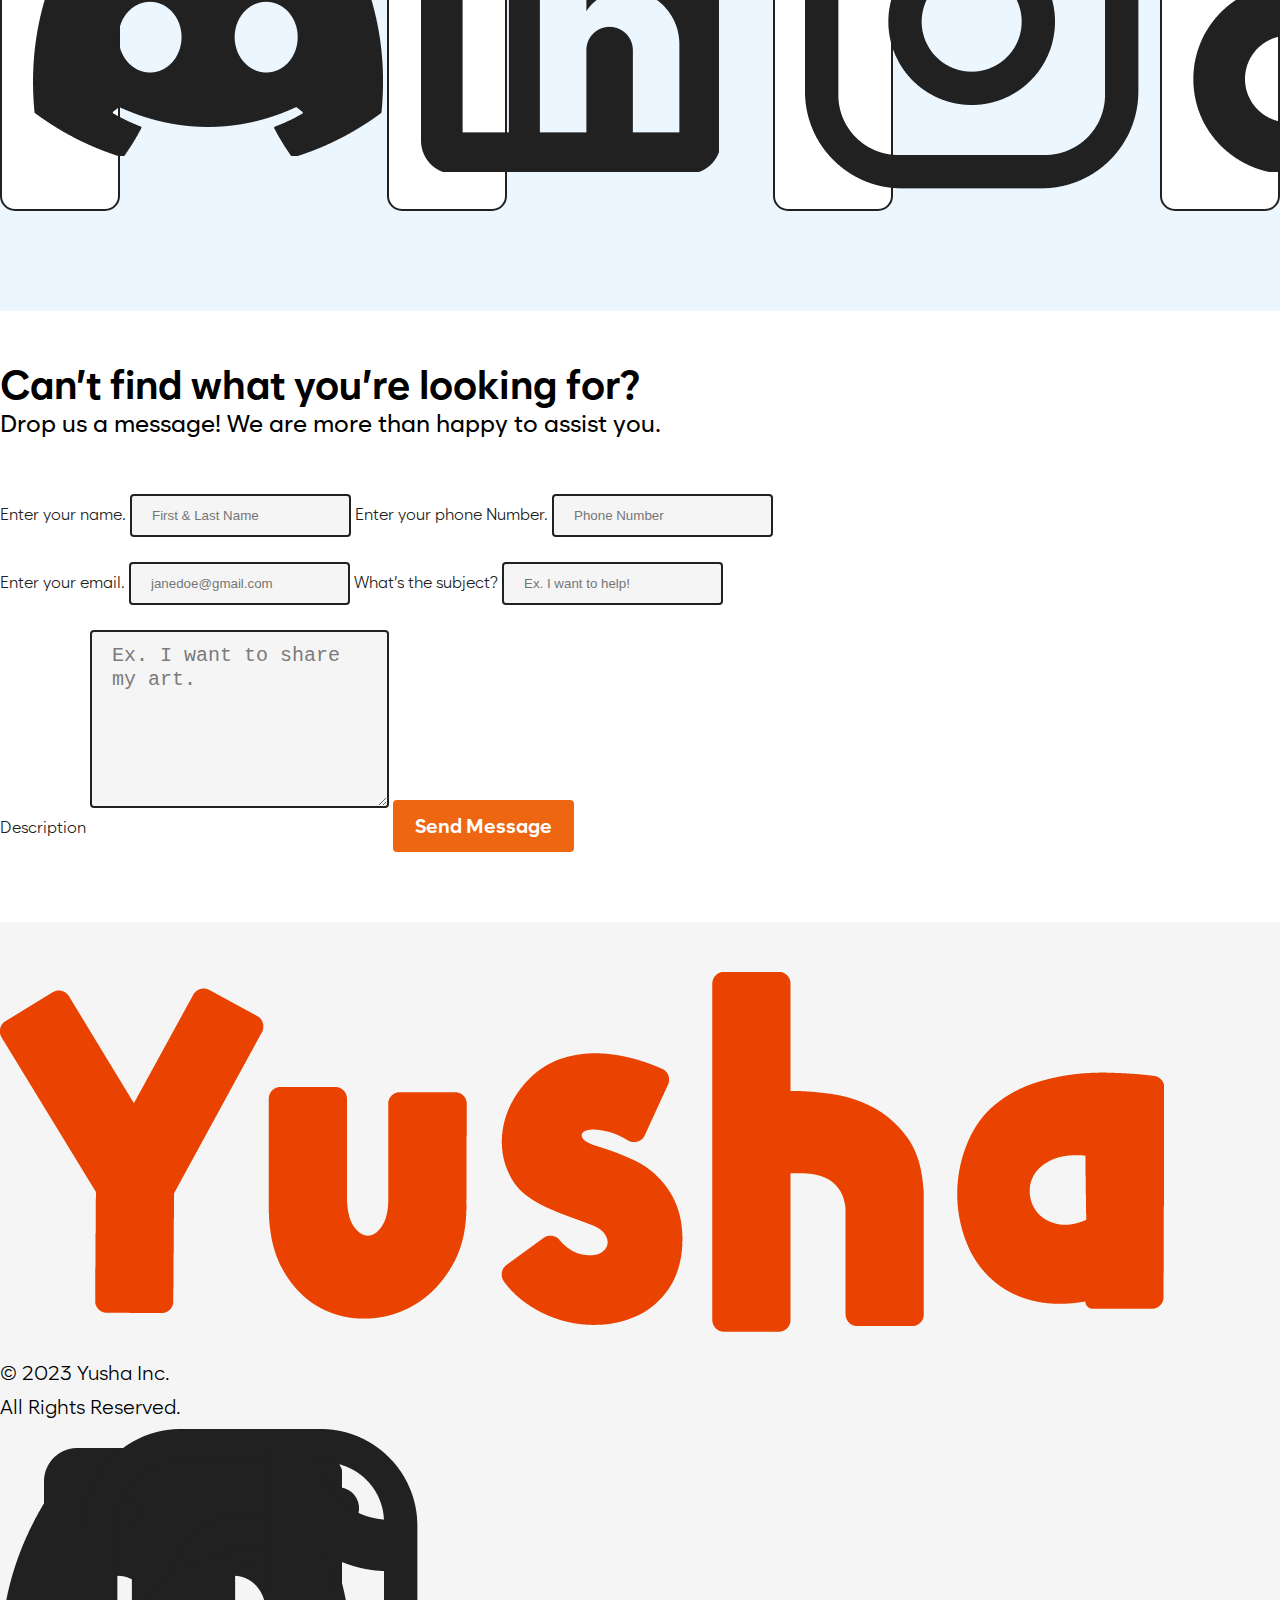
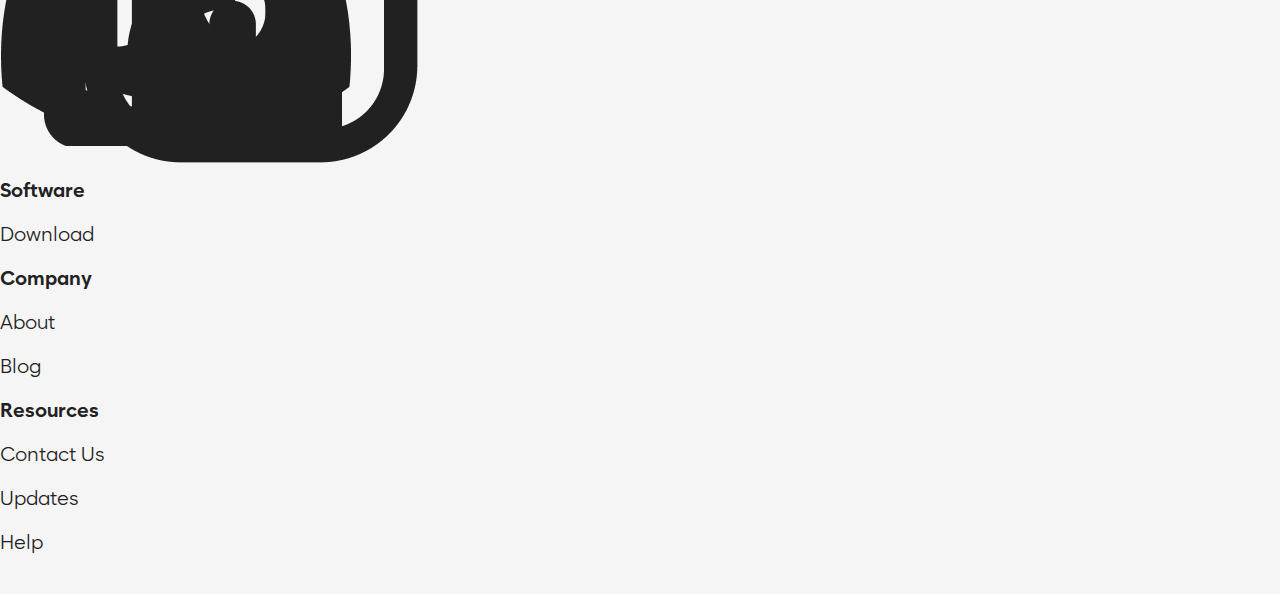
<file: support.html>
<!doctype html>
<html lang="en">

<head>
    <!-- Required meta tags -->
    <meta charset="utf-8">
    <meta name="viewport" content="width=device-width, initial-scale=1">
    <!-- Bootstrap CSS -->
    <link href="https://cdn.jsdelivr.net/npm/bootstrap@5.1.3/dist/css/bootstrap.min.css" rel="stylesheet"
        integrity="sha384-1BmE4kWBq78iYhFldvKuhfTAU6auU8tT94WrHftjDbrCEXSU1oBoqyl2QvZ6jIW3" crossorigin="anonymous">

    <!-- sytyle  -->
    <link rel="stylesheet" href="css/all.min.css">
    <link rel="stylesheet" href="css/style.css">
    <link rel="stylesheet" href="css/media.css">

    <title>Yusha</title>
</head>

<body>
    <!-- header starts -->
    <header>
            <div class="header fixed-top">
              <nav class="navbar navbar-expand-lg  ">
                <div class="container  ">
                  <a class="navbar-brand" href="index.html"><img src="images/yusha-logo.png" class="img-fluid " alt=""></a>
                  <button class="navbar-toggler" type="button" data-bs-toggle="collapse" data-bs-target="#navbarSupportedContent" aria-controls="navbarSupportedContent" aria-expanded="false" aria-label="Toggle navigation">
                    <i class="fa-solid fa-bars"></i>
                  </button>
                  <div class="collapse navbar-collapse" id="navbarSupportedContent">
                    <ul class="navbar-nav align-items-center ms-auto mb-2 text-center mb-lg-0">
                      <li class="nav-item">
                        <a class="nav-link" href="about.html">About</a>
                      </li>
                      <li class="nav-item">
                        <a class="nav-link" href="software.html">Software</a>
                      </li>
                      <li class="nav-item">
                        <a class="nav-link" href="download.html">Download</a>
                      </li>
                      <li class="nav-item">
                        <a class="nav-link" href="support.html">Support</a>
                      </li>
                      <li class="nav-item nav-btn">
                        <a class=" btn cs-btn" href="#">Get Started</a>
                      </li>
                    </ul>
                  </div>
                </div>
              </nav>
            </div>

              <!-- header end -->
            <div class="container">  
              <!-- banner starts -->
              <div class="row banner software-hero justify-content-center align-items-center">
                <div class="col-lg-6  banner_content software-banner">
                  <h1>We are here if you need help!</h1>
                  <h4>With everything new questions are raised ask us any questions you may have. We want to help!</h4>
                </div>
                <div class="col-lg-6 ">
                 <div class="banner-img">
                  <img src="images/drawing-made.jpeg" class="img-fluid" alt="">
                 </div>
                </div>
              </div>
            </div>
    </header>
    <!-- banner end -->
    <!-- connect with section starts -->
    <section class="connect-us">
            <div class="container">
              <div class="row">
                <div class="col-lg-12">
                  <h2>Connect with Us!</h2>
                  <h4>We’re here! Let’s talk.</h4>
                </div>
                <div class="col-lg-6 m-auto">
                  <div class="connect-icon">
                    <div class="connect-iconbox">
                      <a href="#"><img src="images/discord.png" class="img-fluid" alt=""></a>
                    </div>
                    <div class="connect-iconbox">
                      <a href="https://www.linkedin.com/company/yusha-ai/about/"><img src="images/linkdin.png" class="img-fluid" alt=""></a>
                    </div>
                    <div class="connect-iconbox">
                     <a href="https://www.instagram.com/yusha.animation/"><img src="images/instagram.png" class="img-fluid" alt=""></a>
                    </div>
                    <div class="connect-iconbox">
                      <a href="https://www.tiktok.com/@animate_with_yusha?lang=en"><img src="images/tiktok.png" class="img-fluid" alt=""></a>
                    </div>
                  </div>
                </div>
              </div>
            </div>
    </section>
    <!-- connect with section ends -->
    <!-- cant't find sectin start here -->
    <section class="can-find">
        <div class="container">
            <div class="row">
                <div class="col-lg-8">
                    <h2>Can’t find what you’re looking for?</h2>
                    <h4>Drop us a message! We are more than happy to assist you.</h4>
                    <div class="find-form">
                        <form action="">
                            <div class="row">
                                <div class="col-md-6">
                                    <label for="">Enter your name.</label>
                                    <input type="text" placeholder="First & Last Name" class="form-control">
                                    <label for="">Enter your phone Number.</label>
                                    <input type="text" placeholder="Phone Number" class="form-control">
                                </div>
                                <div class="col-md-6">
                                    <label for="">Enter your email.</label>
                                    <input type="email" placeholder="janedoe@gmail.com" class="form-control">
                                    <label for="">What’s the subject?</label>
                                    <input type="text" placeholder="Ex. I want to help!" class="form-control">
                                </div>
                                <div class="col-md-12">
                                    <label for="">Description</label>
                                    <textarea name="" id="" cols="30" placeholder="Ex. I want to share my art." rows="10" class="form-control"></textarea>
                                    <input type="submit" class="submit cs-btn" value="Send Message">
                                </div>
                            </div>
                        </form>
                    </div>
                </div>
            </div>
        </div>
    </section>
    <!-- cant't find sectin end here -->
      <!-- footer start here -->
      <footer>
        <div class="container">
          <div class="row">
            <div class="col-lg-6">
              <div class="footer-first">
                <ul>
                  <li>
                    <div class="logo-img">
                      <img src="images/logo.png" class="img-fluid" alt="">
                    </div>
                  </li>
                  <li>
                    <p>© 2023 Yusha Inc.</p>
                  </li>
                  <li>
                    <p>All Rights Reserved.</p>
                  </li>
                  <li>
                    <ul class="footer-icon">
                      <li>
                        <a href="#"><img src="images/discord.png" class="img-fluid" alt=""></a>
                      </li>
                      <li>
                        <a href="#"><img src="images/linkdin.png" class="img-fluid" alt=""></a>
                      </li>
                      <li>
                        <a href="#"><img src="images/instagram.png" class="img-fluid" alt=""></a>
                      </li>
                      <li>
                        <a href="#"><img src="images/tiktok.png" class="img-fluid" alt=""></a>
                      </li>
                    </ul>
                  </li>
                </ul>
              </div>
            </div>
            <div class="col-lg-2">
              <div class="footer-second">
                <ul>
                  <li class="list-header">
                    <a href="">Software</a>
                  </li>
                  <li>
                    <a href="">Download</a>
                  </li>
                </ul>
              </div>
            </div>
            <div class="col-lg-2">
              <div class="footer-second">
                <ul>
                  <li class="list-header">
                    <a href="">Company</a>
                  </li>
                  <li>
                    <a href="">About</a>
                  </li>
                  <li>
                    <a href="">Blog</a>
                  </li>
                </ul>
              </div>
            </div>
            <div class="col-lg-2">
              <div class="footer-second">
                <ul>
                  <li class="list-header">
                    <a href="">Resources</a>
                  </li>
                  <li>
                    <a href="">Contact Us</a>
                  </li>
                  <li>
                    <a href="">Updates</a>
                  </li>
                  <li>
                    <a href="">Help</a>
                  </li>
                </ul>
              </div>
            </div>
          </div>
        </div>
      </footer>
      <!-- footer end here -->
   
    <!-- Option 1: Bootstrap Bundle with Popper -->
    <script src="https://ajax.googleapis.com/ajax/libs/jquery/1.12.4/jquery.min.js"></script>
    <script src="https://cdn.jsdelivr.net/npm/bootstrap@5.1.3/dist/js/bootstrap.bundle.min.js"
        integrity="sha384-ka7Sk0Gln4gmtz2MlQnikT1wXgYsOg+OMhuP+IlRH9sENBO0LRn5q+8nbTov4+1p"
        crossorigin="anonymous"></script>
</body>

</html>
</file>
<file: css/style.css>
@font-face {
    font-family: zabal;
    font-weight: 400;
    src: url(../css/zabal/ZabalDEMO-Regular.otf);
  }
@font-face {
    font-family: zabal;
    font-weight: 500;
    src: url(../css/zabal/ZabalDEMO-Medium.otf);
  }
@font-face {
    font-family: zabal;
    font-weight: 700;
    src: url(../css/zabal/ZabalDEMO-Bold.otf);
  }
@font-face {
    font-family: zabal;
    font-weight: 800;
    src: url(../css/zabal/ZabalDEMO-ExtraBold.otf);
  }
* {
    margin: 0;
    padding: 0;
    box-sizing: border-box;
}

body {
    font-family: zabal;
}

/* global starts */
:root {
    --cs-titleblack: #212121;
    --cs-primary:#EE6611;
    --cs-white: #fff;
    --cs-bgblack: #353535;
    --cs-bgwhite: #F5F5F5;
    --cs-sky: #ECF6FF;
    --cs-span: #1679D4;
    --cs-team: #FCDDCA;
}
h1{
    font-size: 48px;
    font-weight: 800;
    line-height: 59px;
}
h2{
    font-size: 40px;
    font-weight: 700;
    line-height: 48px;
}
h4 {
    font-size: 24px;
    font-weight: 500;
    line-height: 30px;
}

a {
    font-size: 20px;
    font-weight: 700;
    line-height: 24px;
    text-decoration: none;
}
p{
    font-weight: 400;
    font-size: 20px;
}
a:hover{
    color: var(--cs-primary);
}
ul{
    margin: 0;
    padding: 0;
}
li {
    list-style: none;
}
.cs-text {
    color: #EE6611 !important;
}
.cs-btn{
    background: #EE6611 !important;
    border-radius: 8px;
    font-family: zabal;
    font-weight: 700;
    font-size: 20px;
    line-height: 24px;
    color: #FFFFFF;
    border: 2px solid #EE6611 !important;
    padding: 12px 24px;
    transition: .3s;
}
.cs-btn-secondary{
    background: #fff !important;
    color: #EE6611 !important;
    border: 2px solid #EE6611 !important;
    transition: .3s;
}
.cs-btn:hover {
    background: #d1590e !important;
    transition: .3s;
}
.cs-btn-secondary:hover {
    color: #fff !important;
    background: #EE6611 !important;
    transition: .3s;
}
/* ------------global ends---------- */
/* header starts */
header {
    background: var(--cs-white);
    
}
.header{
    background: var(--cs-white);
    box-shadow: 0px 2px 2px rgba(0, 0, 0, 0.15);
    padding: 15px 0;
}
.navbar-brand {
    max-width: 200px;
}
.navbar-toggler:focus {
    text-decoration: none;
    outline: 0;
    box-shadow: 0 0 0 0;
    background-color: #9fccef;
}
.navbar-toggler i{
    color: var(--cs-titleblack);
    font-size: 25px;
}
.nav-item {
    padding: 5px 8px;
}
.nav-link{
font-family: Zabal;
font-size: 20px;
font-weight: 400;
line-height: 24px;
letter-spacing: 0em;
text-align: left;
color: var(--cs-titleblack);
position: relative;

}
.nav-link:focus,
.nav-link:hover{
    color: rgb(238 102 17);
}
 .nav-link::before {
    content: "";
    position: absolute;
    background-color: var(--cs-primary);
    left: 0px;
    bottom: -6px;
    width: 0px;
    height: 3px;
    transition: all 0.3s ease-in-out 0s;
    z-index: 1;
}
 .nav-link:hover::before {
    width: 100%;
  }


.nav-btn {
    margin-left: 20px;
}

.btn,
.btn:focus,
.btn:hover {
    color: var(--cs-white);
    background: var(--cs-primary);
    outline: 0;
    box-shadow: none;
}
/* header ends  */
/* banner start */
.banner{
    min-height: 768px;
}
.banner_content{
    padding: 0 160px 0 0px;
}
.banner_content h1{
   color: var(--cs-primary);
}
.banner_content h4{
   color: var(--cs-titleblack);
   margin: 50px 0;
}
.banner-btnbox{
    width: 70%;
    display: flex;
    justify-content: space-between;
}
/* banner end */
/* all-creator starts  */
.all-creator{
    background: url(../images/top-wave.png);
    padding-top: 160px;
    background-repeat: no-repeat;
    background-size: cover;
    padding-bottom: 100px;
   
}
.creator-left{
    width: 50%;
    margin: auto;
}
.creator-middle h1{
    text-align: center;
    color: var(--cs-titleblack);
}
.creator-middle h4{
    text-align: center;
    color: var(--cs-titleblack);
    margin: 30px 0;
}
/* Hand-drawn row starts  */
.mobile-res{
    display: none;
}
.hand-drawn-right h4{
    color: var(--cs-titleblack);
}
.hand-drawn-right h2{
    color: var(--cs-titleblack);
    margin: 20px 0;
}
.goals a{
    color: var(--cs-primary);
    
}
.goals{
    margin-top: 30px !important;
}
.hand-drawn-right a span{
    margin-left: 30px;
}
/* Grow-together row starts */
.grow-connect{
    display: flex;
    justify-content: space-between;
    align-items: center;
    margin-top: 30px;
}
.grow-connect a{
    color: var(--cs-primary);
}
.grow-connect ul{
    display: flex;
    justify-content: space-between;
    align-items: center;
    width: 250px;
}
.grow-connect li{
    width: 30px;
}
.tiktok{
    width: 80% !important;
}
.trello{
    color: var(--cs-primary);
    text-decoration: underline;
}
/* all-creator end  */
/* Creativity section starts */
.Creativity{
    background: var(--cs-bgblack);
}
.Creativity-left h2{
    color: var(--cs-white);
}
.Creativity-left h4{
    color: var(--cs-white);
    margin: 20px 0;
}
.Creativity-left a{
    color: var(--cs-primary);
}
.Creativity-left a span{
    margin-left: 20px;
 }
/* Creativity section end */
/* Price section starts */
.price{
    background: url(../images/bottom-wave.png);
    background-repeat: no-repeat;
    background-size: cover;
    background-position: bottom;
    padding-top: 70px;
    padding-bottom: 100px;
    min-height: 726px;
}
.price-body h2{
    text-align: center;
    color: var(--cs-titleblack);
}
.price-body h4{
    text-align: center;
    color: var(--cs-titleblack);
}
.beta{
    width: 400px;
    margin: auto;
}
.beta{
    border: 1px solid var(--cs-span);
    border-radius: 16px;
    padding: 30px;
    margin-top: 40px;
    background: var(--bs-white);
}
.beta h4{
    text-align: left;
}
.beta h4 span{
    font-size: 16px;
    font-weight: 500;
}
.beta ul{
    margin-top: 25px;
}
.beta ul li{
    display: flex;
    align-items: baseline;
}
.beta ul li p{
    color: var(--cs-titleblack);
    margin-left: 12px;
}
.beta-border  {
    border-bottom: 1px solid var(--cs-span);
    padding: 0 0 24px;
}
.price-btn a{
    width: 100%;
}
/* Price section ends */
/* Software Updates section starts */
.Software{
    padding: 80px 0;
}
.soft-des{
    display: flex;
    justify-content: space-between;
    margin: 20px 0 40px;
}

.soft-des a{
    color: var(--cs-primary);
}
.soft-des a span{
    margin-left: 5px;
}
.soft-img-box{
    border: 2px solid var(--cs-span);
    border-radius: 20px;
    min-height: 600px;
    position: relative;
    padding-bottom: 20px;
}
.soft-img{
    border-radius: 20px 20px 0px 0px;
    border-bottom: 2px solid var(--cs-span);
    overflow: hidden;
}
.soft-img-box h4{
    padding: 20px 20px 0px;
}
.soft-img-box p{
    padding: 0 20px;
    font-size: 16px;
}
.read{position: absolute;bottom: 20px;left: 20px;}
.soft-img-box a{
    color: var(--cs-primary);
}
/* Software Updates section ends */
/* connect with section starts */
.connect-us{
    background-color: var(--cs-sky);
    padding: 60px 0;
    text-align: center;
}
.connect-us h4{
    margin: 15px 0 40px;
}
.connect-icon{
    display: flex;
    justify-content: space-between;
    margin-bottom: 40px;
}
.connect-iconbox{
    max-width: 120px;
    border: 2px solid var(--cs-titleblack);
    padding: 15px 30px;
    display: flex;
    align-items: center;
    background-color: var(--cs-white);
    border-radius: 15px;
}
.people-left{
    text-align: start;
}

.form form{
    display: flex;
    align-items: end;
    justify-content: space-between;
}
.form form input{padding: 12px 24px;margin-top: 5px;}
.form-left{
    width: 70%;
}
.form-right{
    width: 28%;
}
.people-right{
    width: 30%;
    margin-left: auto;
}
 /* footer start here  */
 footer{
    background-color: var(--cs-bgwhite);
    padding: 50px 0 30px;
 }
 .footer-first ul li p{
    margin: 0 0 10px;
}
 .logo-img{
    width: 150px;
    margin-bottom: 25px;
}
 .footer-icon{
    display: flex;
    align-items: center;
}
 .footer-icon li{
    width: 22px;
    margin-right: 20px;
}
.list-header a{
    font-weight: 700 !important;
}
.footer-second ul li {
    padding: 10px 0;
}
.footer-second ul li a{
    font-weight: 400;
    color:var(--cs-titleblack)
}
 /*-------------------------- home page ends here------------------------------- */
 /*--------------------------  about page start here------------------------------- */
 .about-banner{
    background: url(../images/about-banner.png);
    background-repeat: no-repeat;
    background-size: cover;
    background-position: center;
 }
 .about-banner-con h1{
    color: var(--cs-span);
 }
 .about-banner-con h4{
    margin: 25px 0;
 }
 .hand-drawn-right p{
    font-weight: 500;
    color: var(--cs-titleblack);
 }
 .animation-community{
    padding: 50px 0;
 }
 .mission{
    background: var(--cs-sky);
    padding: 50px 0;
}
 .mission h2{
    margin-bottom: 20px;
}
 .mission h4{
    margin: 20px 0 0;
    padding: 0 180px;
}
 .mission-img{
    width: 80px;
}
/* Our Mission section ends */
.team{
    padding: 70px 0;
}
.team h2 span{
    color: var(--cs-span);
}
.team h4{
    margin: 20px 0 50px;
}
.team-box{
    background: var(--cs-team);
    border-radius: 20px;
    padding: 20px 60px;
    height: 435px;
}
.team-box h3{
    color: var(--cs-titleblack);
    font-weight: 700;
    font-size: 20px;
    margin: 25px 0 10px;
}
.team-box h3 span{
    font-weight: 400;
}
.team-box h5{
    color: var(--cs-titleblack);
    font-weight: 400;
    font-size: 20px;
}
.team-box p{
    color: var(--cs-titleblack);
    font-weight: 400;
    font-size: 16px;
}
.team-img{
    width: 135px;
}
.m-10{
    margin-top: 20px;
}
.people{
    width: 45%;
}
.boy{
    width: 80%;
}
 /*-------------------------- about page ends here------------------------------- */
 /*-------------------------- software page starts here------------------------------- */
 .software-banner h1{
    color: var(--cs-titleblack);
 }
 .software-watch{
    background-color: #d9d9d9;
    padding: 20px;
 }
 .work{
    background-color: var(--cs-sky);
    padding: 60px 0;
 }
 .work-box{
    border: 2px solid var(--cs-span);
    background: var(--cs-white);
    border-radius: 16px;
    padding: 30px;
    height: 310px;
 }
 .work-icon{
    width: 64px;
    height: 64px;
    background: var(--cs-span);
    display: flex;
    justify-content: center;
    align-items: center;
    border-radius: 50%;

 }
 .work-box h1{
 color: var(--cs-white);
 margin: 0;
 }
 .work-box h4{
    color: var(--cs-titleblack);
    margin: 20px 0 10px;
 }
 .work-box p{
    color: var(--cs-titleblack);
    font-size: 16px;
 }
 .include{
    background: var(--cs-white);
    padding: 80px 0 0 !important;
 }
 .include-box{
    border: none !important;
 }
 .speed-icon{
    width: 33px !IMPORTANT;
}
 .include-icon{
    width: 50px;
}
.imgbox-h{
    height: 478px;
}
.img-h{
    height: 218px;
}
/* download page start here */
.dwnld-price{
    background: url(../images/download-page-price.png);
    background-repeat: no-repeat;
    background-size: cover;
    background-position: top;
    padding-top: 70px;
    padding-bottom: 100px;
    min-height: 726px;
}
.downld-beta{
    margin-bottom: 40px;
}
.price-des{
 text-align: center;
 color: var(--cs-titleblack);
}

/* support page starts */
.can-find{
 padding: 50px 0;
}
.find-form{
    margin-top: 50px;
}
.find-form form input{    
padding: 12px 20px;
margin: 5px 0 20px;
background: var(--cs-bgwhite);
border: 2px solid var(--cs-titleblack);
border-radius: 4px;}
.find-form form input ::placeholder{
font-weight: 400;
font-size: 20px;
line-height: 24px;
color: #7B7B7B;
}
.find-form form label{
font-weight: 400;
font-size: 16px;
line-height: 19px;
color: var(--cs-titleblack);
}
.find-form form textarea{
padding: 12px 20px;
margin: 5px 0 25px;
background: var(--cs-bgwhite);
border: 2px solid var(--cs-titleblack);
border-radius: 4px;
}
.find-form form textarea::placeholder{
font-weight: 400;
font-size: 20px;
line-height: 24px;
color: #7B7B7B;
}
.form-control:focus {
    color: var(--cs-titleblack);
    background-color: var(--cs-bgwhite);
    border-color: var(--cs-titleblack);
    outline: 0;
    box-shadow: none;
}

.row-block {
    padding: 40px 0;
}
.block-content {
    padding: 40px;
}
.modal-content {
    background-color: transparent;
}
.modal-dialog {
    max-width: 868px;
}
</file>
<file: css/media.css>
/* tablet device */
@media (max-width: 800px){

    h1{
        font-size: 35px;
    }
    h2{
        font-size: 28px;
    }
    h4 {
        font-size: 18px;
    
    }
    
    a {
        font-size: 16px;
    }
    p{
        font-size: 16px;
    }
        .banner_content {
            padding: 0;
            margin-top: 220px;
            margin-bottom: 60px;
            text-align: center;
        }
        .banner {
            min-height: 110vh;
        }
        .banner_content h4 {
            margin: 22px 0;
        }
        .banner-btnbox {
            width: 50%;
            margin: auto;
        }
        .banner-img {
            width: 80%;
            margin: auto;
        }
        .all-creator {
            padding-top: 50px;
            padding-bottom: 50px;
            margin-top: 54px;
        }
        .creator-left {
            width: 100%;
        }
        .creator-middle h4 {
            margin: 10px 0 20px;
        }
        .hand-drawn-left {
            margin: auto;
        }
        .hand-drawn-right {
            margin-top: 50px;
        }
        .hand-drawn-right h2 {
            margin: 10px 0;
        }
        .goals {
            margin-top: 10px !important;
        }
        .hand-drawn-lef {
            display: none;
        }
        .mobile-res{
            display: block;
        }
        .Creativity {
            padding: 50px 0;
        }
        .Creativity-left {
            padding-bottom: 30px;
        }
    
        .Creativity-left h4 {
            margin: 10px 0;
        }
        .creativity-right{
            width: 80%;
        margin: auto;
        }
        .price {
            padding-top: 60px;
            padding-bottom: 100px;
            min-height: 400px;
        }
        .soft-des h4{
            width: 70%;
        }
        .soft-img-box {
            border-radius: 20px;
            margin: 10px 0;
        }
        .people-right {
            display: none;
        }
        .footer-second{
            margin-top: 20px;
        }
        .footer-second ul li {
            padding: 2px 0;
        }
      
        /*------------- home page end ------------------*/
        /*---------- about page start here------ */
        .team-box {
            height: 500px;
        }
        .people {
            width: 26%;
        }
     /* software page start here */
     .soft-btnbox {
        width: 170px;
        margin: auto;
    }
    .software-hero{
        min-height: 80vh;
        margin: 0 0 60px;
    }
    .software-banner {
        margin-top: 138px;
    }
    .include-box {
        height: 280px;
    }
    .soft-updt{
        padding: 30px 0 50px;
    }
    .dwnld-price {
        padding-bottom: 50px;
    }
    .img-h {
        height: 176px;
    }
    }
    /* --------------------------------------------mobile device------------------------------------------ */
    @media (max-width: 575px){
        .connect-us h2 {
            max-width: 250px;
            margin: 0 auto;
        }
        .people-left h2 {
            max-width: 100%;
        }
        .soft-img-box {
            min-height: 300px;
        }
        .read {
            position: unset;
            padding: 10px 20px;
        }
        .navbar-brand {
            max-width: 160px;
        }
        .cs-btn {
            font-size: 16px;
            padding: 10px 20px;
        }
        h1 {
            font-size: 25px;
            line-height: 30px;
        }
        h4 {
            font-size: 16px;
            line-height: 22px;
        }
        .banner-btnbox {
            width: 70%;
        }
        .banner_content h4 {
            margin: 15px 10px 25px;
        }
        .banner_content {
            margin-top: 0px;
        }
        .banner {
            min-height: 400px;
            padding-top: 100px;
        }
        .creator-left {
            display: none;
        }
        .hand-drawn-right {
            margin-left: 15px;
        }
        .creator-middle h4 {
            margin: 10px 10px 20px;
        }
        .hand-drawn-right h2 {
            margin: 10px 0;
        }
        .grow-connect {
            display: block;
        }
        .hand-drawn-right a span {
            margin-left: 5px;
        }
        .grow-connect ul {
            width: 150px;
            margin-top: 15px;
        }
        .grow-connect li {
            width: 22px;
        }
        .Creativity-left {
            margin-left: 10px;
        }
        .beta {
            width: 90%;
        }
        .Software {
            padding: 35px 0px 50px 10px;
        }
        .connect-iconbox {
            width: 20%;
            padding: 5px 15px;
            border-radius: 10px;
        }
        h2 {
            line-height: 35px;
        }
        p {
            font-size: 15px;
        }
        .form form input {
            padding: 5px 15px;
        }
        footer {
            padding: 50px 0px 30px 10px;
        }
        /*------ home page ends here------------------ */
        /*---------  about page start here------------- */
        .mission h4 {
            padding: 0 10px;
        }
        .team h4 {
            margin: 20px 0 25px;
        }
        .boy {
            width: 90%;
        }
        .people {
            width: 38%;
        }
     /*----------- about page ends here-------- */
     /* sofware page start here */
     .soft-btnbox {
        width: 134px !important;
    }
    .software-hero {
        min-height: 62vh;
        
    }
    .work-icon {
        margin: auto;
    }
    .work-box {
        height: 285px;
        text-align: center;
    }
    .soft-des2 h4{
        width: 100%;
    }
}
</file>
